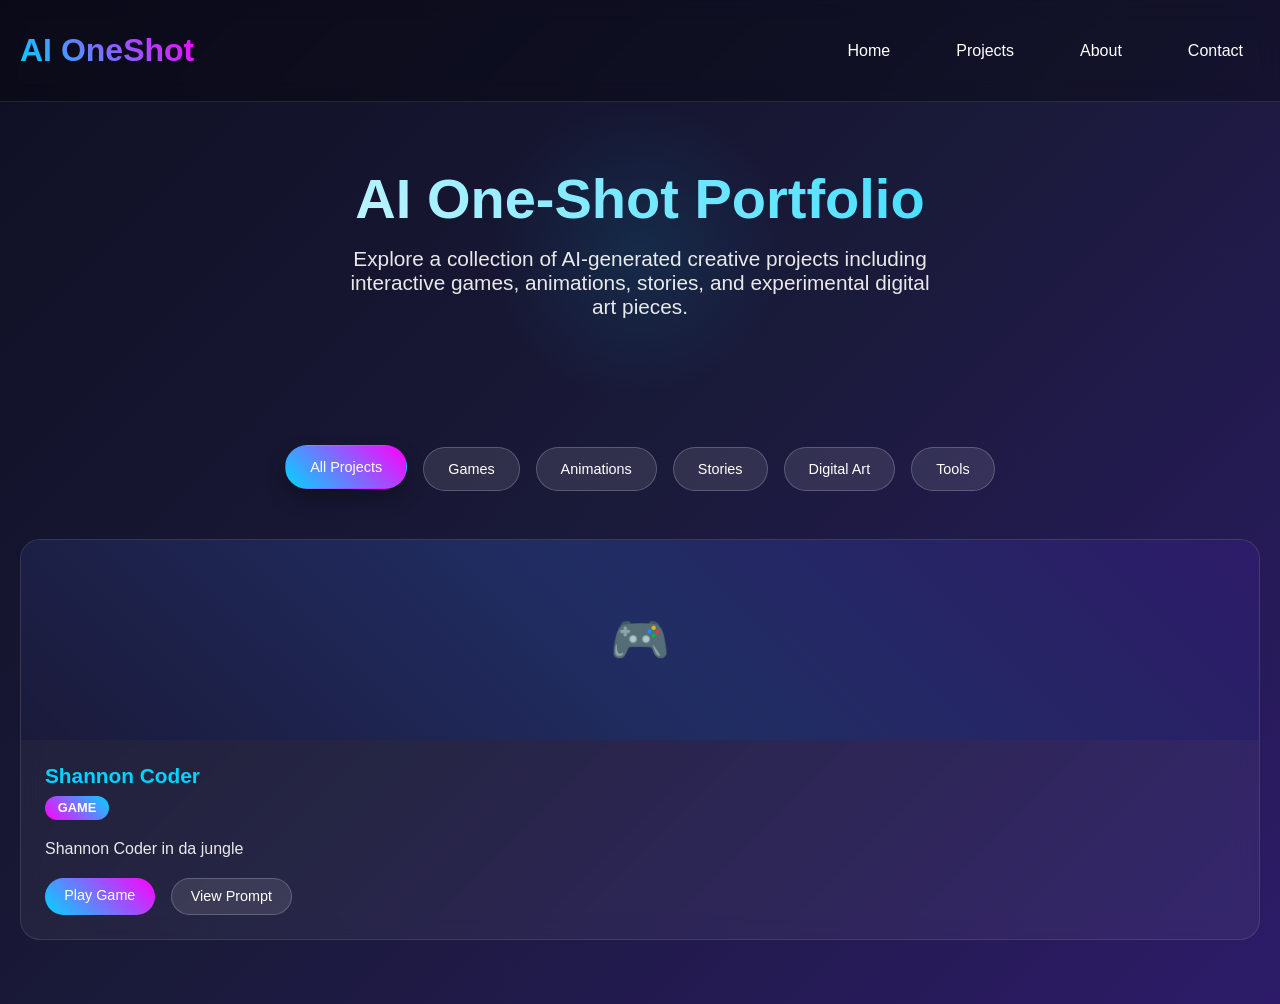
<file: index.html>
<!DOCTYPE html>
<html lang="en">
<head>
    <meta charset="UTF-8">
    <meta name="viewport" content="width=device-width, initial-scale=1.0">
    <title>AI One-Shot Portfolio</title>
    <style src="styles.css"></style>
    <link rel="stylesheet" href="styles.css">
    <link rel="stylesheet" href="https://cdnjs.cloudflare.com/ajax/libs/font-awesome/6.0.0-beta3/css/all.min.css">
    <link rel="stylesheet" href="https://fonts.googleapis.com/css2?family=Roboto:wght@400;700&display=swap">
</head>
<body>
    <header>
        <div class="container">
            <div class="header-content">
                <div class="logo">AI OneShot</div>
                <nav>
                    <ul class="nav-links">
                        <li><a href="#home">Home</a></li>
                        <li><a href="#projects">Projects</a></li>
                        <li><a href="#about">About</a></li>
                        <li><a href="#contact">Contact</a></li>
                    </ul>
                </nav>
            </div>
        </div>
    </header>

    <main>
        <section class="hero" id="home">
            <div class="container">
                <h1>AI One-Shot Portfolio</h1>
                <p>Explore a collection of AI-generated creative projects including interactive games, animations, stories, and experimental digital art pieces.</p>
            </div>
        </section>

        <section id="projects">
            <div class="container">
                <div class="filter-bar">
                    <button class="filter-btn active" data-filter="all">All Projects</button>
                    <button class="filter-btn" data-filter="game">Games</button>
                    <button class="filter-btn" data-filter="animation">Animations</button>
                    <button class="filter-btn" data-filter="story">Stories</button>
                    <button class="filter-btn" data-filter="art">Digital Art</button>
                    <button class="filter-btn" data-filter="tool">Tools</button>
                </div>

                <div class="projects-grid" id="projectsGrid">
                    <!-- Sample Projects -->
                    <div class="project-card" data-type="game">
                        <div class="project-image">🎮</div>
                        <div class="project-content">
                            <h3 class="project-title">Shannon Coder</h3>
                            <div class="project-type">Game</div>
                            <p class="project-description">Shannon Coder in da jungle</p>
                            <div class="project-actions">
                                <a href="./shannon_coder.html" class="btn btn-primary">Play Game</a>
                                <a href="#" class="btn btn-secondary">View Prompt</a>
                            </div>
                        </div>
                    </div>
                </div>
            </div>
        </section>
    </main>

    <!-- Add Project Modal -->
    <div class="modal" id="addProjectModal">
        <div class="modal-content">
            <button class="close-btn" onclick="closeModal()">&times;</button>
            <h2>Add New Project</h2>
            <form id="addProjectForm">
                <div class="form-group">
                    <label for="projectTitle">Project Title</label>
                    <input type="text" id="projectTitle" name="title" required>
                </div>
                <div class="form-group">
                    <label for="projectType">Project Type</label>
                    <select id="projectType" name="type" required>
                        <option value="">Select Type</option>
                        <option value="game">Game</option>
                        <option value="animation">Animation</option>
                        <option value="story">Story</option>
                        <option value="art">Digital Art</option>
                        <option value="tool">Tool</option>
                    </select>
                </div>
                <div class="form-group">
                    <label for="projectDescription">Description</label>
                    <textarea id="projectDescription" name="description" required></textarea>
                </div>
                <div class="form-group">
                    <label for="projectLink">Project Link (optional)</label>
                    <input type="url" id="projectLink" name="link">
                </div>
                <div class="form-group">
                    <label for="projectEmoji">Emoji Icon</label>
                    <input type="text" id="projectEmoji" name="emoji" placeholder="🎮" maxlength="2">
                </div>
                <div class="form-actions">
                    <button type="button" class="btn btn-secondary" onclick="closeModal()">Cancel</button>
                    <button type="submit" class="btn btn-primary">Add Project</button>
                </div>
            </form>
        </div>
    </div>
</body>
<script src="scripts.js"></script>
</html>
</file>
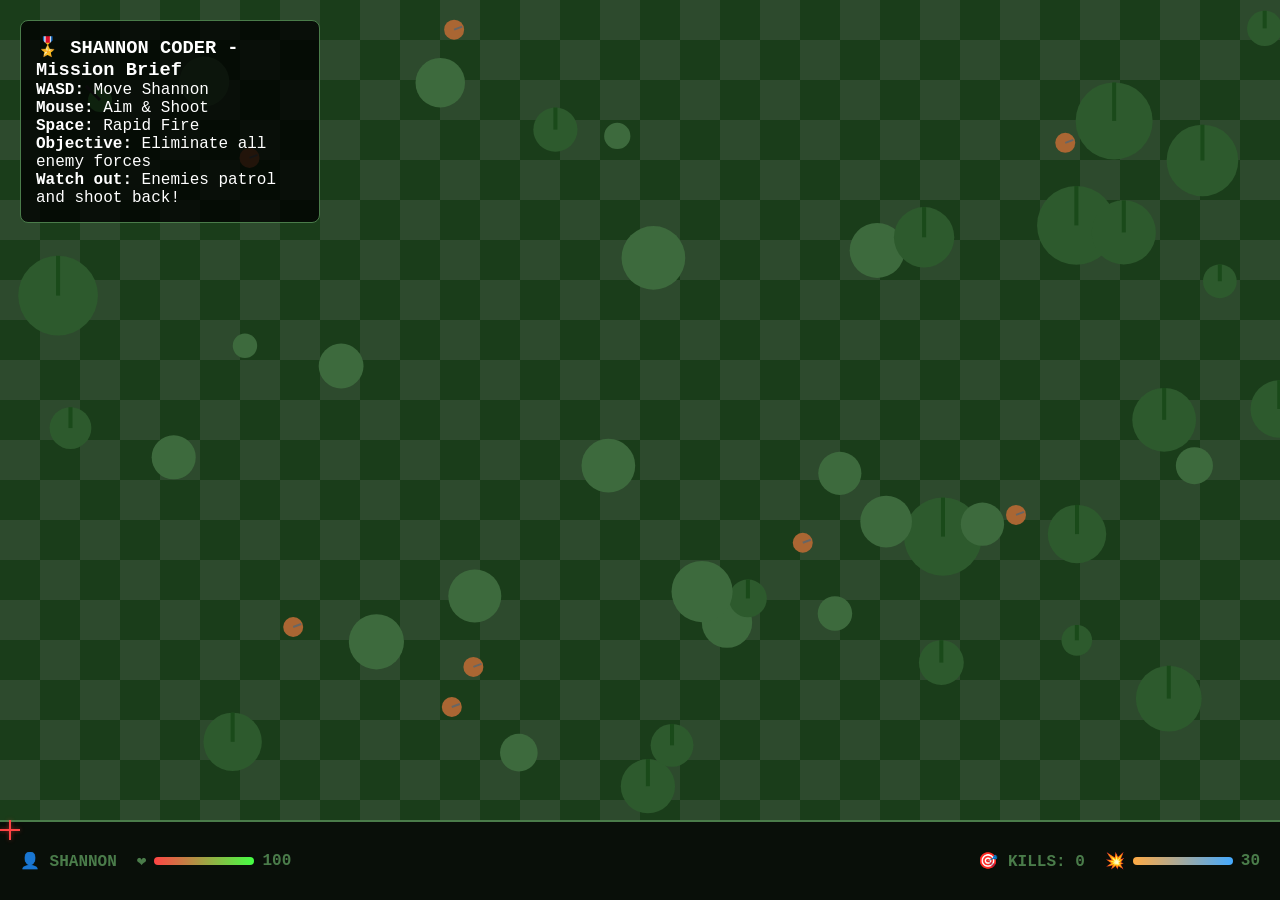
<file: shannon_coder.html>
<!DOCTYPE html>
<html lang="en">
<head>
    <meta charset="UTF-8">
    <meta name="viewport" content="width=device-width, initial-scale=1.0">
    <title>Shannon Coder - Vietnam Jungle Mission</title>
    <style>
        * {
            margin: 0;
            padding: 0;
            box-sizing: border-box;
        }

        body {
            background: #1a1a1a;
            color: #fff;
            font-family: 'Courier New', monospace;
            overflow: hidden;
            user-select: none;
        }

        #gameContainer {
            position: relative;
            width: 100vw;
            height: 100vh;
            background: #2d4a2d;
        }

        #gameCanvas {
            display: block;
            background: linear-gradient(45deg, #1a3d1a 0%, #2d4a2d 50%, #1a3d1a 100%);
            cursor: crosshair;
        }

        #hud {
            position: absolute;
            bottom: 0;
            left: 0;
            right: 0;
            height: 80px;
            background: rgba(0, 0, 0, 0.8);
            border-top: 2px solid #4a7c4a;
            display: flex;
            align-items: center;
            padding: 0 20px;
            justify-content: space-between;
        }

        .hud-section {
            display: flex;
            align-items: center;
            gap: 20px;
        }

        .stat {
            display: flex;
            align-items: center;
            gap: 8px;
            color: #4a7c4a;
            font-weight: bold;
        }

        .health-bar, .ammo-bar {
            width: 100px;
            height: 8px;
            background: #333;
            border-radius: 4px;
            overflow: hidden;
        }

        .health-fill {
            height: 100%;
            background: linear-gradient(90deg, #ff4444, #44ff44);
            transition: width 0.3s ease;
        }

        .ammo-fill {
            height: 100%;
            background: linear-gradient(90deg, #ffaa44, #44aaff);
            transition: width 0.3s ease;
        }

        #instructions {
            position: absolute;
            top: 20px;
            left: 20px;
            background: rgba(0, 0, 0, 0.8);
            padding: 15px;
            border-radius: 8px;
            border: 1px solid #4a7c4a;
            max-width: 300px;
        }

        #gameOver {
            position: absolute;
            top: 50%;
            left: 50%;
            transform: translate(-50%, -50%);
            background: rgba(0, 0, 0, 0.9);
            padding: 30px;
            border-radius: 12px;
            border: 2px solid #4a7c4a;
            text-align: center;
            display: none;
        }

        .btn {
            background: #4a7c4a;
            color: white;
            border: none;
            padding: 10px 20px;
            border-radius: 4px;
            cursor: pointer;
            font-family: inherit;
            margin-top: 15px;
        }

        .btn:hover {
            background: #5a8c5a;
        }

        .crosshair {
            position: absolute;
            width: 20px;
            height: 20px;
            pointer-events: none;
            z-index: 1000;
        }

        .crosshair::before,
        .crosshair::after {
            content: '';
            position: absolute;
            background: #ff4444;
            box-shadow: 0 0 4px rgba(255, 68, 68, 0.5);
        }

        .crosshair::before {
            width: 2px;
            height: 20px;
            left: 9px;
            top: 0;
        }

        .crosshair::after {
            width: 20px;
            height: 2px;
            left: 0;
            top: 9px;
        }
    </style>
</head>
<body>
    <div id="gameContainer">
        <canvas id="gameCanvas"></canvas>
        <div class="crosshair" id="crosshair"></div>
        
        <div id="instructions">
            <h3>🎖️ SHANNON CODER - Mission Brief</h3>
            <p><strong>WASD:</strong> Move Shannon</p>
            <p><strong>Mouse:</strong> Aim & Shoot</p>
            <p><strong>Space:</strong> Rapid Fire</p>
            <p><strong>Objective:</strong> Eliminate all enemy forces</p>
            <p><strong>Watch out:</strong> Enemies patrol and shoot back!</p>
        </div>

        <div id="hud">
            <div class="hud-section">
                <div class="stat">
                    <span>👤 SHANNON</span>
                </div>
                <div class="stat">
                    <span>❤️</span>
                    <div class="health-bar">
                        <div class="health-fill" id="healthFill" style="width: 100%"></div>
                    </div>
                    <span id="healthText">100</span>
                </div>
            </div>
            
            <div class="hud-section">
                <div class="stat">
                    <span>🎯 KILLS: <span id="killCount">0</span></span>
                </div>
                <div class="stat">
                    <span>💥</span>
                    <div class="ammo-bar">
                        <div class="ammo-fill" id="ammoFill" style="width: 100%"></div>
                    </div>
                    <span id="ammoText">30</span>
                </div>
            </div>
        </div>

        <div id="gameOver">
            <h2 id="gameOverTitle">Mission Complete!</h2>
            <p id="gameOverText">Shannon has eliminated all threats!</p>
            <button class="btn" onclick="restartGame()">New Mission</button>
        </div>
    </div>

    <script>
        const canvas = document.getElementById('gameCanvas');
        const ctx = canvas.getContext('2d');
        const crosshair = document.getElementById('crosshair');

        // Set canvas size
        function resizeCanvas() {
            canvas.width = window.innerWidth;
            canvas.height = window.innerHeight - 80; // Account for HUD
        }
        resizeCanvas();
        window.addEventListener('resize', resizeCanvas);

        // Game state
        const gameState = {
            player: {
                x: 100,
                y: 100,
                size: 12,
                health: 100,
                maxHealth: 100,
                speed: 3,
                ammo: 30,
                maxAmmo: 30,
                lastShot: 0,
                fireRate: 200
            },
            enemies: [],
            bullets: [],
            enemyBullets: [],
            explosions: [],
            trees: [],
            kills: 0,
            keys: {},
            mouse: { x: 0, y: 0 },
            gameRunning: true,
            lastReload: 0
        };

        // Input handling
        document.addEventListener('keydown', (e) => {
            gameState.keys[e.key.toLowerCase()] = true;
            if (e.key === ' ') {
                e.preventDefault();
                shoot();
            }
        });

        document.addEventListener('keyup', (e) => {
            gameState.keys[e.key.toLowerCase()] = false;
        });

        canvas.addEventListener('mousemove', (e) => {
            const rect = canvas.getBoundingClientRect();
            gameState.mouse.x = e.clientX - rect.left;
            gameState.mouse.y = e.clientY - rect.top;
            
            crosshair.style.left = (e.clientX - 10) + 'px';
            crosshair.style.top = (e.clientY - 10) + 'px';
        });

        canvas.addEventListener('click', () => {
            shoot();
        });

        // Initialize game world
        function initGame() {
            // Generate jungle trees
            gameState.trees = [];
            for (let i = 0; i < 40; i++) {
                gameState.trees.push({
                    x: Math.random() * canvas.width,
                    y: Math.random() * canvas.height,
                    size: 15 + Math.random() * 25,
                    type: Math.random() > 0.5 ? 'palm' : 'bush'
                });
            }

            // Generate enemies
            gameState.enemies = [];
            for (let i = 0; i < 8; i++) {
                let x, y;
                do {
                    x = Math.random() * (canvas.width - 100) + 50;
                    y = Math.random() * (canvas.height - 100) + 50;
                } while (Math.hypot(x - gameState.player.x, y - gameState.player.y) < 150);

                gameState.enemies.push({
                    x: x,
                    y: y,
                    size: 10,
                    health: 30,
                    speed: 1 + Math.random(),
                    lastShot: 0,
                    fireRate: 1000 + Math.random() * 2000,
                    patrolTarget: { x: x + (Math.random() - 0.5) * 200, y: y + (Math.random() - 0.5) * 200 },
                    state: 'patrol' // patrol, chase, shoot
                });
            }

            gameState.bullets = [];
            gameState.enemyBullets = [];
            gameState.explosions = [];
            gameState.kills = 0;
            gameState.player.health = gameState.player.maxHealth;
            gameState.player.ammo = gameState.player.maxAmmo;
            gameState.gameRunning = true;
            
            updateHUD();
        }

        // Shooting
        function shoot() {
            if (!gameState.gameRunning) return;
            
            const now = Date.now();
            if (now - gameState.player.lastShot < gameState.player.fireRate) return;
            if (gameState.player.ammo <= 0) return;

            const dx = gameState.mouse.x - gameState.player.x;
            const dy = gameState.mouse.y - gameState.player.y;
            const dist = Math.hypot(dx, dy);

            gameState.bullets.push({
                x: gameState.player.x,
                y: gameState.player.y,
                vx: (dx / dist) * 8,
                vy: (dy / dist) * 8,
                life: 100
            });

            gameState.player.lastShot = now;
            gameState.player.ammo--;
            updateHUD();

            // Auto-reload
            if (gameState.player.ammo === 0 && now - gameState.lastReload > 2000) {
                setTimeout(() => {
                    gameState.player.ammo = gameState.player.maxAmmo;
                    gameState.lastReload = Date.now();
                    updateHUD();
                }, 1500);
            }
        }

        // Game loop
        function gameLoop() {
            if (!gameState.gameRunning) return;

            update();
            render();
            requestAnimationFrame(gameLoop);
        }

        function update() {
            // Player movement
            if (gameState.keys['w'] || gameState.keys['arrowup']) gameState.player.y -= gameState.player.speed;
            if (gameState.keys['s'] || gameState.keys['arrowdown']) gameState.player.y += gameState.player.speed;
            if (gameState.keys['a'] || gameState.keys['arrowleft']) gameState.player.x -= gameState.player.speed;
            if (gameState.keys['d'] || gameState.keys['arrowright']) gameState.player.x += gameState.player.speed;

            // Keep player in bounds
            gameState.player.x = Math.max(gameState.player.size, Math.min(canvas.width - gameState.player.size, gameState.player.x));
            gameState.player.y = Math.max(gameState.player.size, Math.min(canvas.height - gameState.player.size, gameState.player.y));

            // Update bullets
            gameState.bullets = gameState.bullets.filter(bullet => {
                bullet.x += bullet.vx;
                bullet.y += bullet.vy;
                bullet.life--;
                return bullet.life > 0 && bullet.x > 0 && bullet.x < canvas.width && bullet.y > 0 && bullet.y < canvas.height;
            });

            // Update enemy bullets
            gameState.enemyBullets = gameState.enemyBullets.filter(bullet => {
                bullet.x += bullet.vx;
                bullet.y += bullet.vy;
                bullet.life--;
                return bullet.life > 0 && bullet.x > 0 && bullet.x < canvas.width && bullet.y > 0 && bullet.y < canvas.height;
            });

            // Update enemies
            const now = Date.now();
            gameState.enemies.forEach(enemy => {
                const distToPlayer = Math.hypot(enemy.x - gameState.player.x, enemy.y - gameState.player.y);
                
                if (distToPlayer < 150) {
                    enemy.state = 'chase';
                } else if (distToPlayer > 200) {
                    enemy.state = 'patrol';
                }

                if (enemy.state === 'chase') {
                    const dx = gameState.player.x - enemy.x;
                    const dy = gameState.player.y - enemy.y;
                    const dist = Math.hypot(dx, dy);
                    
                    enemy.x += (dx / dist) * enemy.speed;
                    enemy.y += (dy / dist) * enemy.speed;

                    // Enemy shooting
                    if (distToPlayer < 120 && now - enemy.lastShot > enemy.fireRate) {
                        gameState.enemyBullets.push({
                            x: enemy.x,
                            y: enemy.y,
                            vx: (dx / dist) * 4,
                            vy: (dy / dist) * 4,
                            life: 80
                        });
                        enemy.lastShot = now;
                    }
                } else {
                    // Patrol behavior
                    const dx = enemy.patrolTarget.x - enemy.x;
                    const dy = enemy.patrolTarget.y - enemy.y;
                    const dist = Math.hypot(dx, dy);
                    
                    if (dist < 20) {
                        enemy.patrolTarget.x = enemy.x + (Math.random() - 0.5) * 200;
                        enemy.patrolTarget.y = enemy.y + (Math.random() - 0.5) * 200;
                        enemy.patrolTarget.x = Math.max(50, Math.min(canvas.width - 50, enemy.patrolTarget.x));
                        enemy.patrolTarget.y = Math.max(50, Math.min(canvas.height - 50, enemy.patrolTarget.y));
                    } else {
                        enemy.x += (dx / dist) * (enemy.speed * 0.5);
                        enemy.y += (dy / dist) * (enemy.speed * 0.5);
                    }
                }
            });

            // Collision detection - player bullets vs enemies
            for (let i = gameState.bullets.length - 1; i >= 0; i--) {
                const bullet = gameState.bullets[i];
                for (let j = gameState.enemies.length - 1; j >= 0; j--) {
                    const enemy = gameState.enemies[j];
                    if (Math.hypot(bullet.x - enemy.x, bullet.y - enemy.y) < enemy.size + 3) {
                        // Hit enemy
                        enemy.health -= 15;
                        gameState.bullets.splice(i, 1);
                        
                        if (enemy.health <= 0) {
                            gameState.explosions.push({
                                x: enemy.x,
                                y: enemy.y,
                                size: 0,
                                life: 20
                            });
                            gameState.enemies.splice(j, 1);
                            gameState.kills++;
                            updateHUD();
                        }
                        break;
                    }
                }
            }

            // Collision detection - enemy bullets vs player
            for (let i = gameState.enemyBullets.length - 1; i >= 0; i--) {
                const bullet = gameState.enemyBullets[i];
                if (Math.hypot(bullet.x - gameState.player.x, bullet.y - gameState.player.y) < gameState.player.size + 3) {
                    gameState.player.health -= 10;
                    gameState.enemyBullets.splice(i, 1);
                    updateHUD();
                    
                    if (gameState.player.health <= 0) {
                        endGame(false);
                    }
                }
            }

            // Update explosions
            gameState.explosions = gameState.explosions.filter(explosion => {
                explosion.size += 2;
                explosion.life--;
                return explosion.life > 0;
            });

            // Check win condition
            if (gameState.enemies.length === 0) {
                endGame(true);
            }
        }

        function render() {
            // Clear canvas with jungle background
            ctx.fillStyle = '#1a3d1a';
            ctx.fillRect(0, 0, canvas.width, canvas.height);

            // Draw jungle pattern
            ctx.fillStyle = '#2d4a2d';
            for (let x = 0; x < canvas.width; x += 40) {
                for (let y = 0; y < canvas.height; y += 40) {
                    if ((x / 40 + y / 40) % 2) {
                        ctx.fillRect(x, y, 40, 40);
                    }
                }
            }

            // Draw trees/bushes
            gameState.trees.forEach(tree => {
                if (tree.type === 'palm') {
                    ctx.fillStyle = '#2d5a2d';
                    ctx.beginPath();
                    ctx.arc(tree.x, tree.y, tree.size, 0, Math.PI * 2);
                    ctx.fill();
                    
                    ctx.fillStyle = '#1a4a1a';
                    ctx.fillRect(tree.x - 2, tree.y - tree.size, 4, tree.size);
                } else {
                    ctx.fillStyle = '#3d6a3d';
                    ctx.beginPath();
                    ctx.arc(tree.x, tree.y, tree.size * 0.8, 0, Math.PI * 2);
                    ctx.fill();
                }
            });

            // Draw enemies
            gameState.enemies.forEach(enemy => {
                // Enemy body
                ctx.fillStyle = enemy.state === 'chase' ? '#aa3333' : '#aa6633';
                ctx.beginPath();
                ctx.arc(enemy.x, enemy.y, enemy.size, 0, Math.PI * 2);
                ctx.fill();
                
                // Enemy weapon
                ctx.strokeStyle = '#666';
                ctx.lineWidth = 2;
                ctx.beginPath();
                ctx.moveTo(enemy.x, enemy.y);
                ctx.lineTo(enemy.x + enemy.size * 0.8, enemy.y - enemy.size * 0.3);
                ctx.stroke();

                // Health bar
                if (enemy.health < 30) {
                    const barWidth = 20;
                    const barHeight = 4;
                    ctx.fillStyle = '#333';
                    ctx.fillRect(enemy.x - barWidth/2, enemy.y - enemy.size - 8, barWidth, barHeight);
                    ctx.fillStyle = '#ff3333';
                    ctx.fillRect(enemy.x - barWidth/2, enemy.y - enemy.size - 8, (enemy.health / 30) * barWidth, barHeight);
                }
            });

            // Draw player (Shannon)
            ctx.fillStyle = '#44aa44';
            ctx.beginPath();
            ctx.arc(gameState.player.x, gameState.player.y, gameState.player.size, 0, Math.PI * 2);
            ctx.fill();
            
            // Player weapon
            const dx = gameState.mouse.x - gameState.player.x;
            const dy = gameState.mouse.y - gameState.player.y;
            const angle = Math.atan2(dy, dx);
            
            ctx.strokeStyle = '#333';
            ctx.lineWidth = 3;
            ctx.beginPath();
            ctx.moveTo(gameState.player.x, gameState.player.y);
            ctx.lineTo(
                gameState.player.x + Math.cos(angle) * (gameState.player.size + 8),
                gameState.player.y + Math.sin(angle) * (gameState.player.size + 8)
            );
            ctx.stroke();

            // Draw bullets
            ctx.fillStyle = '#ffff44';
            gameState.bullets.forEach(bullet => {
                ctx.beginPath();
                ctx.arc(bullet.x, bullet.y, 2, 0, Math.PI * 2);
                ctx.fill();
            });

            // Draw enemy bullets
            ctx.fillStyle = '#ff4444';
            gameState.enemyBullets.forEach(bullet => {
                ctx.beginPath();
                ctx.arc(bullet.x, bullet.y, 2, 0, Math.PI * 2);
                ctx.fill();
            });

            // Draw explosions
            gameState.explosions.forEach(explosion => {
                const alpha = explosion.life / 20;
                ctx.fillStyle = `rgba(255, 100, 0, ${alpha})`;
                ctx.beginPath();
                ctx.arc(explosion.x, explosion.y, explosion.size, 0, Math.PI * 2);
                ctx.fill();
                
                ctx.fillStyle = `rgba(255, 200, 0, ${alpha * 0.7})`;
                ctx.beginPath();
                ctx.arc(explosion.x, explosion.y, explosion.size * 0.6, 0, Math.PI * 2);
                ctx.fill();
            });
        }

        function updateHUD() {
            document.getElementById('healthText').textContent = Math.max(0, gameState.player.health);
            document.getElementById('healthFill').style.width = Math.max(0, (gameState.player.health / gameState.player.maxHealth) * 100) + '%';
            
            document.getElementById('ammoText').textContent = gameState.player.ammo;
            document.getElementById('ammoFill').style.width = (gameState.player.ammo / gameState.player.maxAmmo) * 100 + '%';
            
            document.getElementById('killCount').textContent = gameState.kills;
        }

        function endGame(won) {
            gameState.gameRunning = false;
            const gameOverDiv = document.getElementById('gameOver');
            const title = document.getElementById('gameOverTitle');
            const text = document.getElementById('gameOverText');
            
            if (won) {
                title.textContent = '🎖️ Mission Accomplished!';
                text.textContent = `Shannon eliminated all ${gameState.kills} enemy combatants and survived the jungle!`;
            } else {
                title.textContent = '💀 Mission Failed';
                text.textContent = `Shannon was overwhelmed by enemy forces. ${gameState.kills} enemies eliminated.`;
            }
            
            gameOverDiv.style.display = 'block';
        }

        function restartGame() {
            document.getElementById('gameOver').style.display = 'none';
            initGame();
            gameLoop();
        }

        // Initialize and start game
        initGame();
        gameLoop();
    </script>
</body>
</html>
</file>
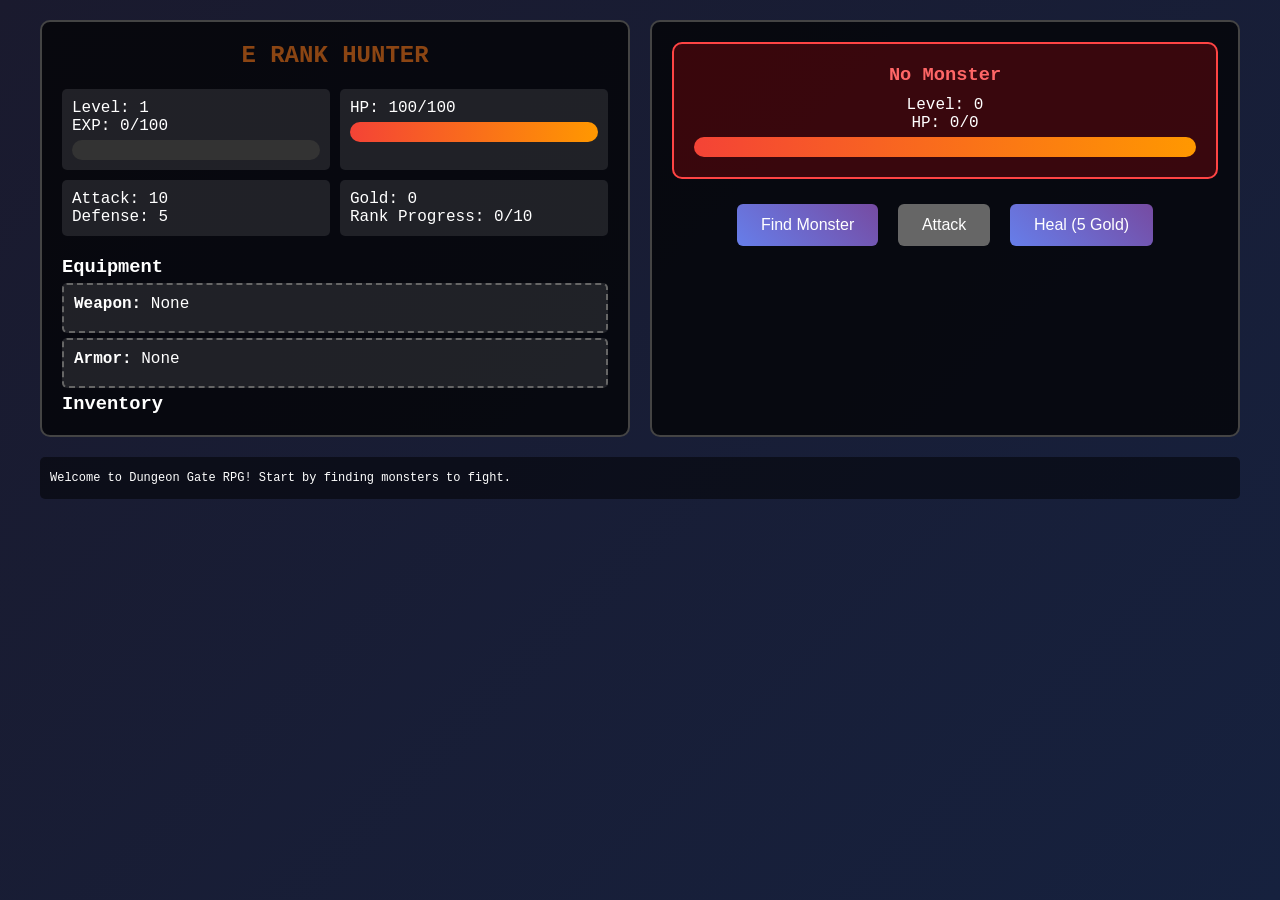
<file: solol.html>
<!DOCTYPE html>
<html lang="en">
<head>
    <meta charset="UTF-8">
    <meta name="viewport" content="width=device-width, initial-scale=1.0">
    <title>Dungeon Gate RPG</title>
    <style>
        * {
            margin: 0;
            padding: 0;
            box-sizing: border-box;
        }

        body {
            font-family: 'Courier New', monospace;
            background: linear-gradient(135deg, #1a1a2e, #16213e);
            color: #fff;
            min-height: 100vh;
            padding: 20px;
        }

        .game-container {
            max-width: 1200px;
            margin: 0 auto;
            display: grid;
            grid-template-columns: 1fr 1fr;
            gap: 20px;
        }

        .panel {
            background: rgba(0, 0, 0, 0.7);
            border: 2px solid #444;
            border-radius: 10px;
            padding: 20px;
        }

        .rank {
            font-size: 24px;
            font-weight: bold;
            text-align: center;
            margin-bottom: 20px;
        }

        .rank.E { color: #8B4513; }
        .rank.D { color: #A0A0A0; }
        .rank.C { color: #FFD700; }
        .rank.B { color: #4169E1; }
        .rank.A { color: #FF4500; }
        .rank.S { color: #FF1493; }

        .stats {
            display: grid;
            grid-template-columns: 1fr 1fr;
            gap: 10px;
            margin-bottom: 20px;
        }

        .stat {
            background: rgba(255, 255, 255, 0.1);
            padding: 10px;
            border-radius: 5px;
        }

        .exp-bar, .hp-bar {
            width: 100%;
            height: 20px;
            background: #333;
            border-radius: 10px;
            overflow: hidden;
            margin-top: 5px;
        }

        .exp-fill {
            height: 100%;
            background: linear-gradient(90deg, #4CAF50, #8BC34A);
            transition: width 0.3s ease;
        }

        .hp-fill {
            height: 100%;
            background: linear-gradient(90deg, #f44336, #ff9800);
            transition: width 0.3s ease;
        }

        .battle-area {
            text-align: center;
            margin-bottom: 20px;
        }

        .monster {
            background: rgba(255, 0, 0, 0.2);
            border: 2px solid #ff4444;
            border-radius: 10px;
            padding: 20px;
            margin-bottom: 20px;
        }

        .monster h3 {
            color: #ff6666;
            margin-bottom: 10px;
        }

        button {
            background: linear-gradient(45deg, #667eea, #764ba2);
            color: white;
            border: none;
            padding: 12px 24px;
            border-radius: 6px;
            cursor: pointer;
            font-size: 16px;
            margin: 5px;
            transition: all 0.3s ease;
        }

        button:hover {
            transform: translateY(-2px);
            box-shadow: 0 4px 8px rgba(0,0,0,0.3);
        }

        button:disabled {
            background: #666;
            cursor: not-allowed;
            transform: none;
        }

        .equipment {
            margin-top: 20px;
        }

        .equipment-slot {
            background: rgba(255, 255, 255, 0.1);
            border: 2px dashed #666;
            border-radius: 5px;
            padding: 10px;
            margin: 5px 0;
            min-height: 50px;
            cursor: pointer;
        }

        .equipment-slot.equipped {
            border: 2px solid #4CAF50;
            background: rgba(76, 175, 80, 0.2);
        }

        .inventory {
            max-height: 300px;
            overflow-y: auto;
        }

        .item {
            background: rgba(255, 255, 255, 0.1);
            border: 1px solid #666;
            border-radius: 5px;
            padding: 8px;
            margin: 3px 0;
            cursor: pointer;
            transition: all 0.2s ease;
        }

        .item:hover {
            background: rgba(255, 255, 255, 0.2);
        }

        .item.common { border-left: 4px solid #8B4513; }
        .item.uncommon { border-left: 4px solid #4CAF50; }
        .item.rare { border-left: 4px solid #2196F3; }
        .item.epic { border-left: 4px solid #9C27B0; }
        .item.legendary { border-left: 4px solid #FF9800; }

        .gate {
            background: rgba(0, 100, 255, 0.3);
            border: 2px solid #0066ff;
            border-radius: 10px;
            padding: 15px;
            margin: 10px 0;
            text-align: center;
        }

        .gate.red {
            background: rgba(255, 0, 0, 0.3);
            border-color: #ff0000;
        }

        .log {
            background: rgba(0, 0, 0, 0.5);
            border-radius: 5px;
            padding: 10px;
            max-height: 200px;
            overflow-y: auto;
            font-size: 12px;
            grid-column: 1 / -1;
        }

        .log div {
            margin: 2px 0;
            padding: 2px 0;
        }

        .damage { color: #ff6666; }
        .heal { color: #66ff66; }
        .exp { color: #ffff66; }
        .item-drop { color: #66ccff; }
    </style>
</head>
<body>
    <div class="game-container">
        <div class="panel">
            <div class="rank" id="playerRank">E RANK HUNTER</div>
            
            <div class="stats">
                <div class="stat">
                    <div>Level: <span id="playerLevel">1</span></div>
                    <div>EXP: <span id="playerExp">0</span>/<span id="expRequired">100</span></div>
                    <div class="exp-bar">
                        <div class="exp-fill" id="expBar" style="width: 0%"></div>
                    </div>
                </div>
                <div class="stat">
                    <div>HP: <span id="playerHP">100</span>/<span id="maxHP">100</span></div>
                    <div class="hp-bar">
                        <div class="hp-fill" id="hpBar" style="width: 100%"></div>
                    </div>
                </div>
                <div class="stat">
                    <div>Attack: <span id="playerAttack">10</span></div>
                    <div>Defense: <span id="playerDefense">5</span></div>
                </div>
                <div class="stat">
                    <div>Gold: <span id="playerGold">0</span></div>
                    <div>Rank Progress: <span id="rankProgress">0</span>/10</div>
                </div>
            </div>

            <div class="equipment">
                <h3>Equipment</h3>
                <div class="equipment-slot" id="weaponSlot" onclick="openEquipment('weapon')">
                    <strong>Weapon:</strong> <span id="equippedWeapon">None</span>
                </div>
                <div class="equipment-slot" id="armorSlot" onclick="openEquipment('armor')">
                    <strong>Armor:</strong> <span id="equippedArmor">None</span>
                </div>
            </div>

            <div class="inventory">
                <h3>Inventory</h3>
                <div id="inventoryItems"></div>
            </div>
        </div>

        <div class="panel">
            <div class="battle-area">
                <div class="monster" id="currentMonster">
                    <h3 id="monsterName">No Monster</h3>
                    <div>Level: <span id="monsterLevel">0</span></div>
                    <div>HP: <span id="monsterHP">0</span>/<span id="monsterMaxHP">0</span></div>
                    <div class="hp-bar">
                        <div class="hp-fill" id="monsterHpBar" style="width: 100%"></div>
                    </div>
                </div>

                <button onclick="findMonster()" id="findBtn">Find Monster</button>
                <button onclick="attack()" id="attackBtn" disabled>Attack</button>
                <button onclick="heal()" id="healBtn">Heal (5 Gold)</button>
            </div>

            <div id="gateArea"></div>
        </div>

        <div class="log" id="gameLog"></div>
    </div>

    <script>
        // Game state
        let player = {
            rank: 'E',
            level: 1,
            exp: 0,
            expRequired: 100,
            hp: 100,
            maxHP: 100,
            attack: 10,
            defense: 5,
            gold: 0,
            rankProgress: 0,
            equipment: {
                weapon: null,
                armor: null
            },
            inventory: []
        };

        let currentMonster = null;
        let currentGates = [];

        const ranks = ['E', 'D', 'C', 'B', 'A', 'S'];
        const rankColors = {
            'E': '#8B4513',
            'D': '#A0A0A0', 
            'C': '#FFD700',
            'B': '#4169E1',
            'A': '#FF4500',
            'S': '#FF1493'
        };

        const monsterTypes = {
            'E': ['Goblin', 'Slime', 'Rat', 'Spider'],
            'D': ['Orc', 'Wolf', 'Skeleton', 'Bat'],
            'C': ['Troll', 'Bear', 'Zombie', 'Harpy'],
            'B': ['Minotaur', 'Wyvern', 'Golem', 'Banshee'],
            'A': ['Dragon', 'Lich', 'Demon', 'Phoenix'],
            'S': ['Ancient Dragon', 'Demon Lord', 'Death Knight', 'Void Beast']
        };

        const itemTemplates = {
            weapons: [
                {name: 'Rusty Sword', attack: 5, rarity: 'common', rankReq: 'E', value: 10},
                {name: 'Iron Sword', attack: 12, rarity: 'common', rankReq: 'D', value: 50},
                {name: 'Steel Blade', attack: 20, rarity: 'uncommon', rankReq: 'C', value: 150},
                {name: 'Magic Sword', attack: 35, rarity: 'rare', rankReq: 'B', value: 500},
                {name: 'Legendary Blade', attack: 60, rarity: 'epic', rankReq: 'A', value: 1500},
                {name: 'Divine Weapon', attack: 100, rarity: 'legendary', rankReq: 'S', value: 5000}
            ],
            armor: [
                {name: 'Cloth Armor', defense: 3, rarity: 'common', rankReq: 'E', value: 15},
                {name: 'Leather Armor', defense: 8, rarity: 'common', rankReq: 'D', value: 75},
                {name: 'Chain Mail', defense: 15, rarity: 'uncommon', rankReq: 'C', value: 200},
                {name: 'Plate Armor', defense: 25, rarity: 'rare', rankReq: 'B', value: 600},
                {name: 'Enchanted Armor', defense: 45, rarity: 'epic', rankReq: 'A', value: 2000},
                {name: 'Divine Protection', defense: 75, rarity: 'legendary', rankReq: 'S', value: 7000}
            ]
        };

        function log(message, className = '') {
            const logDiv = document.getElementById('gameLog');
            const msgDiv = document.createElement('div');
            msgDiv.textContent = message;
            if (className) msgDiv.className = className;
            logDiv.appendChild(msgDiv);
            logDiv.scrollTop = logDiv.scrollHeight;
        }

        function updateDisplay() {
            document.getElementById('playerRank').textContent = `${player.rank} RANK HUNTER`;
            document.getElementById('playerRank').className = `rank ${player.rank}`;
            document.getElementById('playerLevel').textContent = player.level;
            document.getElementById('playerExp').textContent = player.exp;
            document.getElementById('expRequired').textContent = player.expRequired;
            document.getElementById('playerHP').textContent = player.hp;
            document.getElementById('maxHP').textContent = player.maxHP;
            document.getElementById('playerAttack').textContent = getTotalAttack();
            document.getElementById('playerDefense').textContent = getTotalDefense();
            document.getElementById('playerGold').textContent = player.gold;
            document.getElementById('rankProgress').textContent = player.rankProgress;
            
            const expPercent = (player.exp / player.expRequired) * 100;
            document.getElementById('expBar').style.width = expPercent + '%';
            
            const hpPercent = (player.hp / player.maxHP) * 100;
            document.getElementById('hpBar').style.width = hpPercent + '%';

            document.getElementById('equippedWeapon').textContent = player.equipment.weapon ? player.equipment.weapon.name : 'None';
            document.getElementById('equippedArmor').textContent = player.equipment.armor ? player.equipment.armor.name : 'None';

            updateInventoryDisplay();
        }

        function getTotalAttack() {
            let attack = player.attack;
            if (player.equipment.weapon) attack += player.equipment.weapon.attack;
            return attack;
        }

        function getTotalDefense() {
            let defense = player.defense;
            if (player.equipment.armor) defense += player.equipment.armor.defense;
            return defense;
        }

        function findMonster() {
            const monsters = monsterTypes[player.rank];
            const monsterName = monsters[Math.floor(Math.random() * monsters.length)];
            const rankIndex = ranks.indexOf(player.rank);
            const baseLevel = Math.max(1, player.level - 2 + Math.floor(Math.random() * 5));
            
            currentMonster = {
                name: monsterName,
                level: baseLevel,
                hp: 50 + (baseLevel * 20) + (rankIndex * 30),
                maxHP: 50 + (baseLevel * 20) + (rankIndex * 30),
                attack: 8 + (baseLevel * 3) + (rankIndex * 5),
                expReward: 25 + (baseLevel * 10) + (rankIndex * 15),
                goldReward: 10 + (baseLevel * 5) + (rankIndex * 10)
            };

            document.getElementById('monsterName').textContent = currentMonster.name;
            document.getElementById('monsterLevel').textContent = currentMonster.level;
            document.getElementById('monsterHP').textContent = currentMonster.hp;
            document.getElementById('monsterMaxHP').textContent = currentMonster.maxHP;
            document.getElementById('monsterHpBar').style.width = '100%';
            
            document.getElementById('findBtn').disabled = true;
            document.getElementById('attackBtn').disabled = false;
            
            log(`Found a ${currentMonster.name} (Level ${currentMonster.level})!`);
        }

        function attack() {
            if (!currentMonster || player.hp <= 0) return;

            const playerDamage = Math.max(1, getTotalAttack() - Math.floor(Math.random() * 5));
            currentMonster.hp -= playerDamage;
            log(`You deal ${playerDamage} damage to ${currentMonster.name}!`, 'damage');

            if (currentMonster.hp <= 0) {
                defeatMonster();
                return;
            }

            const monsterDamage = Math.max(1, currentMonster.attack - getTotalDefense() + Math.floor(Math.random() * 5));
            player.hp -= monsterDamage;
            log(`${currentMonster.name} deals ${monsterDamage} damage to you!`, 'damage');

            if (player.hp <= 0) {
                player.hp = 0;
                log('You have been defeated! Heal to continue fighting.', 'damage');
                document.getElementById('attackBtn').disabled = true;
            }

            const monsterHpPercent = (currentMonster.hp / currentMonster.maxHP) * 100;
            document.getElementById('monsterHpBar').style.width = monsterHpPercent + '%';
            document.getElementById('monsterHP').textContent = Math.max(0, currentMonster.hp);
            
            updateDisplay();
        }

        function defeatMonster() {
            log(`${currentMonster.name} defeated!`, 'exp');
            
            player.exp += currentMonster.expReward;
            player.gold += currentMonster.goldReward;
            player.rankProgress += 1;
            
            log(`Gained ${currentMonster.expReward} EXP and ${currentMonster.goldReward} gold!`, 'exp');

            // Item drop chance
            if (Math.random() < 0.3) {
                dropItem();
            }

            // Gate chances
            const gateRoll = Math.random();
            if (gateRoll < 0.001) { // 0.1% chance for red gate
                createGate('red');
            } else if (gateRoll < 0.02) { // 2% chance for blue gate
                createGate('blue');
            }

            checkLevelUp();
            currentMonster = null;
            
            document.getElementById('findBtn').disabled = false;
            document.getElementById('attackBtn').disabled = true;
            document.getElementById('monsterName').textContent = 'No Monster';
            document.getElementById('monsterLevel').textContent = '0';
            document.getElementById('monsterHP').textContent = '0';
            document.getElementById('monsterMaxHP').textContent = '0';
            
            updateDisplay();
        }

        function dropItem() {
            const itemType = Math.random() < 0.5 ? 'weapons' : 'armor';
            const rankIndex = ranks.indexOf(player.rank);
            const availableItems = itemTemplates[itemType].filter(item => 
                ranks.indexOf(item.rankReq) <= rankIndex + 1
            );
            
            if (availableItems.length > 0) {
                const item = {...availableItems[Math.floor(Math.random() * availableItems.length)]};
                item.type = itemType.slice(0, -1); // Remove 's' from weapons/armor
                player.inventory.push(item);
                log(`Found ${item.name}!`, 'item-drop');
            }
        }

        function checkLevelUp() {
            while (player.exp >= player.expRequired) {
                player.exp -= player.expRequired;
                player.level++;
                player.maxHP += 20;
                player.hp = player.maxHP; // Full heal on level up
                player.attack += 2;
                player.defense += 1;
                player.expRequired = Math.floor(player.expRequired * 1.5);
                
                log(`Level up! You are now level ${player.level}!`, 'heal');
                
                // Check rank up
                if (player.rankProgress >= 10 && player.rank !== 'S') {
                    rankUp();
                }
            }
        }

        function rankUp() {
            const currentRankIndex = ranks.indexOf(player.rank);
            if (currentRankIndex < ranks.length - 1) {
                player.rank = ranks[currentRankIndex + 1];
                player.rankProgress = 0;
                player.maxHP += 50;
                player.hp = player.maxHP;
                player.attack += 10;
                player.defense += 5;
                
                log(`RANK UP! You are now ${player.rank} Rank!`, 'heal');
            }
        }

        function heal() {
            if (player.gold >= 5 && player.hp < player.maxHP) {
                player.gold -= 5;
                player.hp = player.maxHP;
                document.getElementById('attackBtn').disabled = false;
                log('Fully healed!', 'heal');
                updateDisplay();
            }
        }

        function createGate(color) {
            const gate = {
                color: color,
                level: player.level + (color === 'red' ? 10 : 3),
                expMultiplier: color === 'red' ? 5 : 2,
                goldMultiplier: color === 'red' ? 4 : 2
            };
            
            currentGates.push(gate);
            
            const gateDiv = document.createElement('div');
            gateDiv.className = `gate ${color}`;
            gateDiv.innerHTML = `
                <h3>${color.toUpperCase()} GATE OPENED!</h3>
                <p>Recommended Level: ${gate.level}</p>
                <p>EXP Bonus: ${gate.expMultiplier}x</p>
                <button onclick="enterGate(${currentGates.length - 1})">Enter Gate</button>
                <button onclick="closeGate(${currentGates.length - 1})">Close</button>
            `;
            
            document.getElementById('gateArea').appendChild(gateDiv);
            log(`A ${color} gate has appeared!`, 'item-drop');
        }

        function enterGate(gateIndex) {
            const gate = currentGates[gateIndex];
            if (!gate) return;
            
            // Create stronger monster
            const monsters = monsterTypes[player.rank];
            const monsterName = monsters[Math.floor(Math.random() * monsters.length)] + ' (Gate)';
            
            currentMonster = {
                name: monsterName,
                level: gate.level,
                hp: (50 + (gate.level * 20)) * 2,
                maxHP: (50 + (gate.level * 20)) * 2,
                attack: (8 + (gate.level * 3)) * 1.5,
                expReward: (25 + (gate.level * 10)) * gate.expMultiplier,
                goldReward: (10 + (gate.level * 5)) * gate.goldMultiplier
            };

            document.getElementById('monsterName').textContent = currentMonster.name;
            document.getElementById('monsterLevel').textContent = currentMonster.level;
            document.getElementById('monsterHP').textContent = currentMonster.hp;
            document.getElementById('monsterMaxHP').textContent = currentMonster.maxHP;
            document.getElementById('monsterHpBar').style.width = '100%';
            
            document.getElementById('findBtn').disabled = true;
            document.getElementById('attackBtn').disabled = false;
            
            closeGate(gateIndex);
            log(`Entered the ${gate.color} gate and found ${currentMonster.name}!`);
        }

        function closeGate(gateIndex) {
            currentGates.splice(gateIndex, 1);
            document.getElementById('gateArea').innerHTML = '';
            
            // Recreate remaining gates with updated indices
            currentGates.forEach((gate, index) => {
                const gateDiv = document.createElement('div');
                gateDiv.className = `gate ${gate.color}`;
                gateDiv.innerHTML = `
                    <h3>${gate.color.toUpperCase()} GATE</h3>
                    <p>Recommended Level: ${gate.level}</p>
                    <p>EXP Bonus: ${gate.expMultiplier}x</p>
                    <button onclick="enterGate(${index})">Enter Gate</button>
                    <button onclick="closeGate(${index})">Close</button>
                `;
                document.getElementById('gateArea').appendChild(gateDiv);
            });
        }

        function updateInventoryDisplay() {
            const inventoryDiv = document.getElementById('inventoryItems');
            inventoryDiv.innerHTML = '';
            
            player.inventory.forEach((item, index) => {
                const itemDiv = document.createElement('div');
                itemDiv.className = `item ${item.rarity}`;
                itemDiv.innerHTML = `
                    <strong>${item.name}</strong><br>
                    ${item.type === 'weapon' ? 'Attack' : 'Defense'}: +${item.type === 'weapon' ? item.attack : item.defense}<br>
                    Rank Required: ${item.rankReq} | Value: ${item.value}g
                `;
                itemDiv.onclick = () => equipItem(index);
                inventoryDiv.appendChild(itemDiv);
            });
        }

        function equipItem(itemIndex) {
            const item = player.inventory[itemIndex];
            if (!item) return;
            
            const playerRankIndex = ranks.indexOf(player.rank);
            const itemRankIndex = ranks.indexOf(item.rankReq);
            
            if (playerRankIndex < itemRankIndex) {
                log(`You need to be ${item.rankReq} rank to equip this item!`, 'damage');
                return;
            }
            
            // Unequip current item
            if (player.equipment[item.type]) {
                player.inventory.push(player.equipment[item.type]);
            }
            
            // Equip new item
            player.equipment[item.type] = item;
            player.inventory.splice(itemIndex, 1);
            
            log(`Equipped ${item.name}!`, 'heal');
            updateDisplay();
        }

        // Initialize game
        updateDisplay();
        log('Welcome to Dungeon Gate RPG! Start by finding monsters to fight.');
    </script>
</body>
</html>
</file>
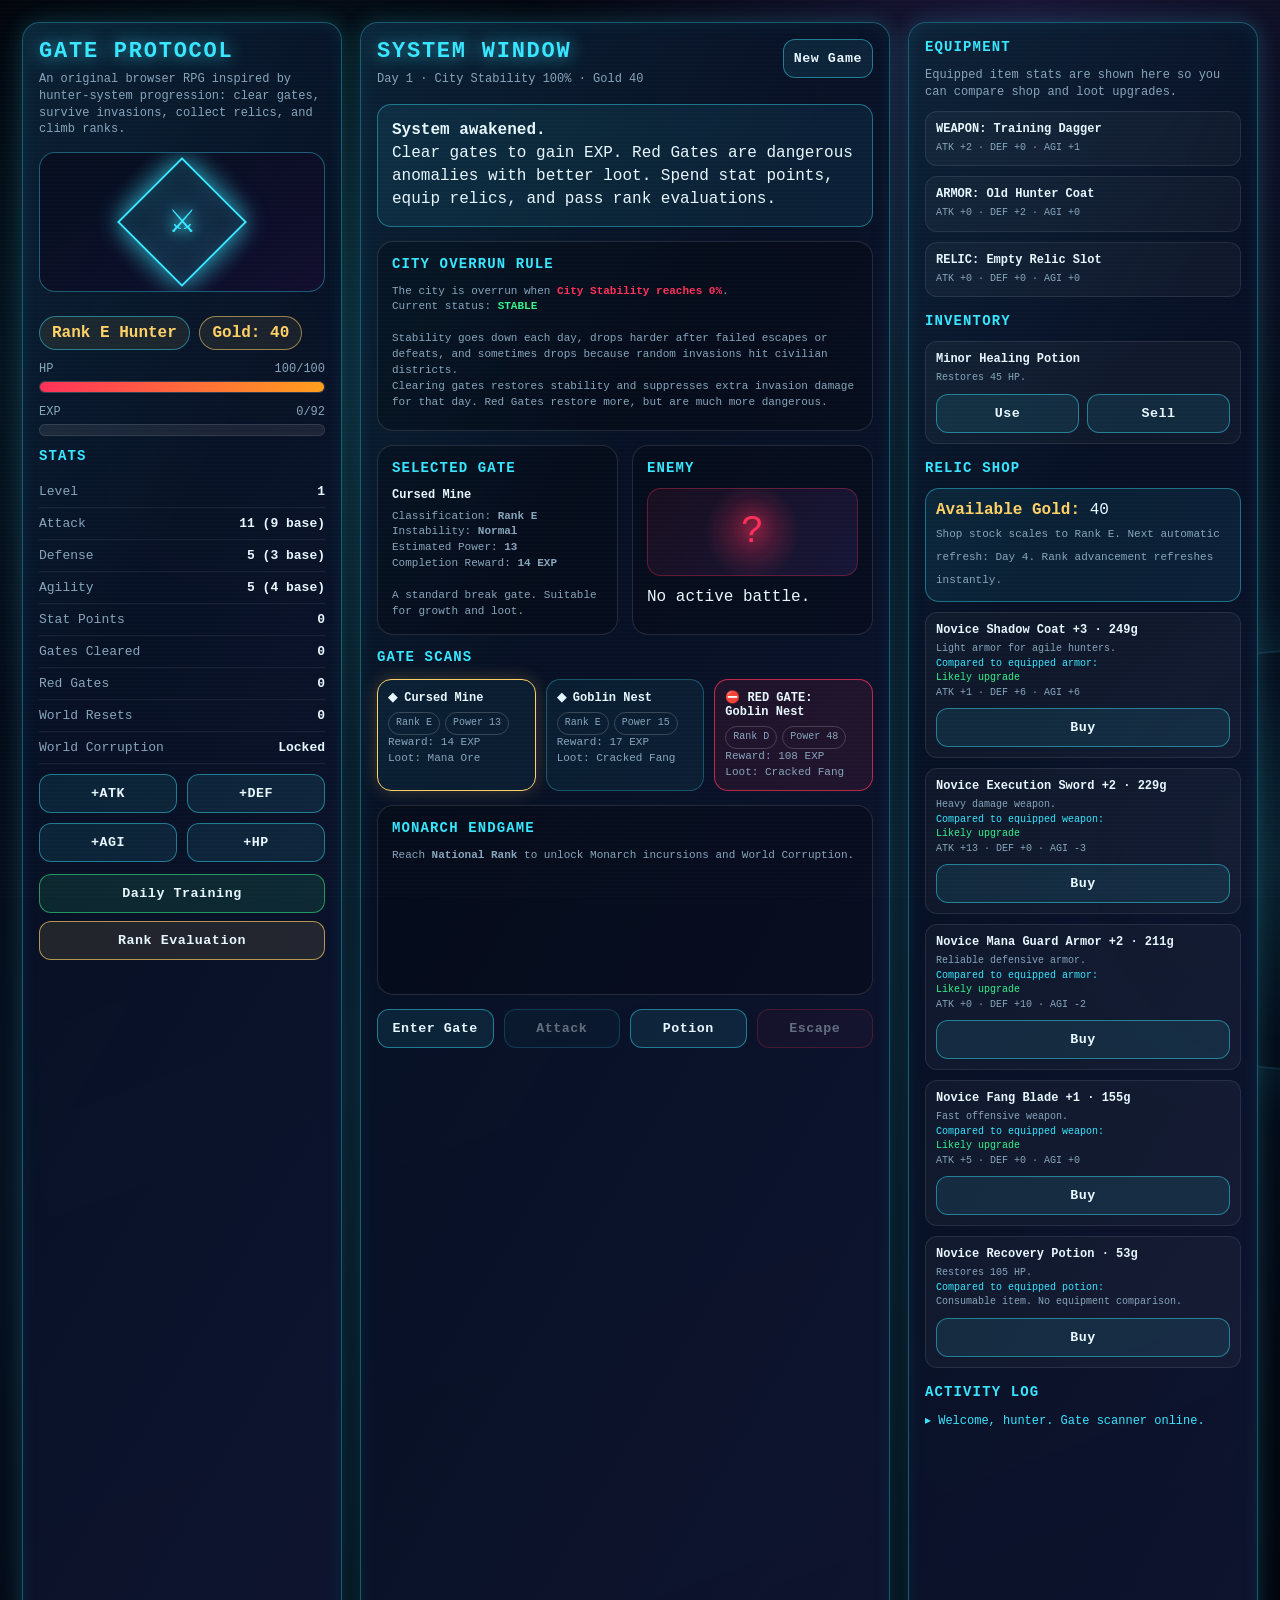
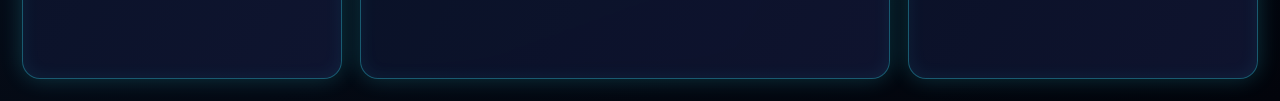
<file: HuntersGame/hunter.html>
<!DOCTYPE html>
<html lang="en">
<head>
  <meta charset="UTF-8" />
  <meta name="viewport" content="width=device-width, initial-scale=1.0" />
  <title>Shadow Hunter: Gate Protocol</title>
  <style>
    :root {
      --bg: #050812;
      --panel: rgba(9, 18, 38, 0.88);
      --panel-2: rgba(15, 28, 58, 0.92);
      --cyan: #39e6ff;
      --cyan-soft: rgba(57, 230, 255, 0.2);
      --violet: #8b5cf6;
      --red: #ff315a;
      --gold: #ffd166;
      --green: #38f28a;
      --text: #e7f7ff;
      --muted: #87a5bb;
      --danger: #ff4b6a;
      --shadow: 0 0 22px rgba(57, 230, 255, 0.2), inset 0 0 18px rgba(57, 230, 255, 0.08);
    }

    * { box-sizing: border-box; }

    body {
      margin: 0;
      min-height: 100vh;
      font-family: ui-monospace, SFMono-Regular, Menlo, Consolas, monospace;
      background:
        radial-gradient(circle at 20% 20%, rgba(57, 230, 255, 0.12), transparent 26%),
        radial-gradient(circle at 80% 0%, rgba(139, 92, 246, 0.16), transparent 25%),
        linear-gradient(160deg, #02040b, #071120 55%, #02040b);
      color: var(--text);
      overflow-x: hidden;
    }

    .scanline {
      position: fixed;
      inset: 0;
      pointer-events: none;
      background: repeating-linear-gradient(
        to bottom,
        rgba(255,255,255,0.025),
        rgba(255,255,255,0.025) 1px,
        transparent 1px,
        transparent 4px
      );
      mix-blend-mode: screen;
      opacity: 0.38;
      z-index: 9;
    }

    .wrap {
      max-width: 1320px;
      margin: 0 auto;
      padding: 22px;
      display: grid;
      grid-template-columns: 320px minmax(420px, 1fr) 350px;
      gap: 18px;
    }

    .panel {
      background: var(--panel);
      border: 1px solid rgba(57, 230, 255, 0.35);
      border-radius: 18px;
      box-shadow: var(--shadow);
      padding: 16px;
      backdrop-filter: blur(10px);
      position: relative;
      overflow: hidden;
    }

    .panel::before {
      content: "";
      position: absolute;
      inset: 0;
      background: linear-gradient(120deg, rgba(57,230,255,0.08), transparent 35%, rgba(139,92,246,0.06));
      pointer-events: none;
    }

    .panel > * { position: relative; z-index: 1; }

    h1, h2, h3 { margin: 0; letter-spacing: 0.08em; text-transform: uppercase; }
    h1 { font-size: 22px; color: var(--cyan); text-shadow: 0 0 18px rgba(57,230,255,0.8); }
    h2 { font-size: 14px; color: var(--cyan); margin-bottom: 12px; }
    h3 { font-size: 12px; color: var(--muted); margin-bottom: 8px; }

    .subtitle { color: var(--muted); font-size: 12px; margin-top: 7px; line-height: 1.4; }

    .avatar {
      border: 1px solid rgba(57,230,255,0.36);
      border-radius: 16px;
      min-height: 140px;
      margin: 14px 0;
      display: grid;
      place-items: center;
      background:
        radial-gradient(circle, rgba(57,230,255,0.22), transparent 46%),
        linear-gradient(145deg, rgba(5,12,28,0.8), rgba(20,14,48,0.8));
      overflow: hidden;
    }

    .hunter-sigil {
      width: 92px;
      height: 92px;
      border: 2px solid var(--cyan);
      transform: rotate(45deg);
      box-shadow: 0 0 24px rgba(57,230,255,0.72), inset 0 0 24px rgba(57,230,255,0.22);
      display: grid;
      place-items: center;
      animation: pulse 1.8s infinite alternate;
    }

    .hunter-sigil span {
      transform: rotate(-45deg);
      font-size: 32px;
      color: var(--cyan);
      text-shadow: 0 0 12px var(--cyan);
    }

    @keyframes pulse {
      from { filter: brightness(0.9); }
      to { filter: brightness(1.35); }
    }

    .stat-row, .equip-row, .inv-row, .quest-row {
      display: flex;
      justify-content: space-between;
      gap: 10px;
      padding: 8px 0;
      border-bottom: 1px solid rgba(255,255,255,0.07);
      font-size: 13px;
    }

    .stat-row b, .equip-row b { color: var(--text); }
    .stat-row span, .equip-row span, .inv-row span { color: var(--muted); }

    .rank {
      display: inline-flex;
      align-items: center;
      gap: 8px;
      border: 1px solid rgba(57,230,255,0.45);
      border-radius: 999px;
      padding: 7px 12px;
      color: var(--gold);
      background: rgba(255,209,102,0.08);
      margin-top: 10px;
      font-weight: 700;
    }

    .bar-wrap { margin: 12px 0; }
    .bar-label { display: flex; justify-content: space-between; font-size: 12px; color: var(--muted); margin-bottom: 5px; }
    .bar {
      height: 12px;
      background: rgba(255,255,255,0.08);
      border: 1px solid rgba(255,255,255,0.1);
      border-radius: 999px;
      overflow: hidden;
    }
    .bar > div { height: 100%; width: 50%; background: linear-gradient(90deg, var(--cyan), var(--violet)); box-shadow: 0 0 12px rgba(57,230,255,0.8); transition: width 0.35s ease; }
    .bar.hp > div { background: linear-gradient(90deg, var(--red), #ff9f1c); }
    .bar.enemy > div { background: linear-gradient(90deg, var(--danger), #9d0208); }

    .main-title {
      display: flex;
      justify-content: space-between;
      align-items: start;
      gap: 12px;
      margin-bottom: 16px;
    }

    .system-alert {
      border: 1px solid rgba(57,230,255,0.4);
      background: rgba(57,230,255,0.08);
      border-radius: 14px;
      padding: 14px;
      margin-bottom: 14px;
      color: var(--text);
      min-height: 76px;
      line-height: 1.45;
    }

    .battlefield {
      display: grid;
      grid-template-columns: 1fr 1fr;
      gap: 14px;
      margin-bottom: 14px;
    }

    .card {
      border: 1px solid rgba(255,255,255,0.12);
      background: rgba(0,0,0,0.24);
      border-radius: 16px;
      padding: 14px;
      min-height: 190px;
    }

    .enemy-visual {
      height: 88px;
      border-radius: 14px;
      margin: 12px 0;
      display: grid;
      place-items: center;
      background:
        radial-gradient(circle, rgba(255,49,90,0.36), transparent 42%),
        linear-gradient(130deg, rgba(255,49,90,0.08), rgba(139,92,246,0.12));
      border: 1px solid rgba(255,49,90,0.32);
      color: var(--red);
      font-size: 38px;
      text-shadow: 0 0 18px var(--red);
    }

    .gate-list {
      display: grid;
      grid-template-columns: repeat(3, 1fr);
      gap: 10px;
      margin: 14px 0;
    }

    .gate {
      border: 1px solid rgba(57,230,255,0.28);
      background: rgba(57,230,255,0.06);
      border-radius: 14px;
      padding: 10px;
      cursor: pointer;
      transition: 0.18s ease;
      min-height: 112px;
    }

    .gate:hover { transform: translateY(-2px); border-color: var(--cyan); box-shadow: 0 0 16px rgba(57,230,255,0.22); }
    .gate.selected { border-color: var(--gold); box-shadow: 0 0 18px rgba(255,209,102,0.22); }
    .gate.red { border-color: rgba(255,49,90,0.7); background: rgba(255,49,90,0.09); }
    .gate.red:hover, .gate.red.selected { box-shadow: 0 0 20px rgba(255,49,90,0.32); }
    .gate-title { color: var(--text); font-weight: 700; font-size: 12px; margin-bottom: 7px; }
    .gate-meta { color: var(--muted); font-size: 11px; line-height: 1.45; }

    .actions {
      display: grid;
      grid-template-columns: repeat(4, 1fr);
      gap: 10px;
      margin-top: 14px;
    }

    button {
      border: 1px solid rgba(57,230,255,0.45);
      background: rgba(57,230,255,0.09);
      color: var(--text);
      padding: 11px 10px;
      border-radius: 12px;
      cursor: pointer;
      font-family: inherit;
      font-weight: 700;
      letter-spacing: 0.04em;
      transition: 0.15s ease;
    }

    button:hover:not(:disabled) { transform: translateY(-1px); background: rgba(57,230,255,0.18); box-shadow: 0 0 15px rgba(57,230,255,0.2); }
    button:disabled { opacity: 0.4; cursor: not-allowed; }
    button.danger { border-color: rgba(255,49,90,0.55); background: rgba(255,49,90,0.1); }
    button.gold { border-color: rgba(255,209,102,0.65); background: rgba(255,209,102,0.1); }
    button.green { border-color: rgba(56,242,138,0.55); background: rgba(56,242,138,0.1); }

    .log {
      height: 250px;
      overflow-y: auto;
      font-size: 12px;
      line-height: 1.55;
      color: var(--muted);
      padding-right: 6px;
    }

    .log p { margin: 0 0 8px; }
    .log .good { color: var(--green); }
    .log .bad { color: var(--danger); }
    .log .rare { color: var(--gold); }
    .log .sys { color: var(--cyan); }

    .pill {
      display: inline-block;
      padding: 3px 7px;
      border: 1px solid rgba(255,255,255,0.18);
      border-radius: 999px;
      font-size: 10px;
      color: var(--muted);
      margin-right: 5px;
    }

    .shop-item, .item {
      border: 1px solid rgba(255,255,255,0.09);
      background: rgba(255,255,255,0.035);
      border-radius: 12px;
      padding: 10px;
      margin-bottom: 10px;
      font-size: 12px;
    }

    .item b, .shop-item b { display: block; color: var(--text); margin-bottom: 5px; }
    .item small, .shop-item small { color: var(--muted); line-height: 1.45; display: block; }

    .two-btn { display: grid; grid-template-columns: 1fr 1fr; gap: 8px; margin-top: 8px; }

    .floating-gate {
      position: fixed;
      width: 420px;
      height: 420px;
      border: 2px solid rgba(57,230,255,0.12);
      border-radius: 50%;
      right: -220px;
      bottom: -170px;
      background: radial-gradient(circle, rgba(57,230,255,0.09), transparent 65%);
      box-shadow: 0 0 80px rgba(57,230,255,0.11);
      animation: spin 18s linear infinite;
      pointer-events: none;
    }

    @keyframes spin { to { transform: rotate(360deg); } }

    .modal {
      position: fixed;
      inset: 0;
      background: rgba(0,0,0,0.72);
      display: none;
      place-items: center;
      z-index: 20;
      padding: 20px;
    }

    .modal.show { display: grid; }
    .modal-box {
      max-width: 620px;
      background: rgba(6, 14, 32, 0.97);
      border: 1px solid rgba(57,230,255,0.48);
      border-radius: 20px;
      padding: 22px;
      box-shadow: 0 0 42px rgba(57,230,255,0.22);
    }

    .modal-box p { color: var(--muted); line-height: 1.55; }

    @media (max-width: 1100px) {
      .wrap { grid-template-columns: 1fr; }
      .gate-list { grid-template-columns: 1fr; }
      .battlefield { grid-template-columns: 1fr; }
      .actions { grid-template-columns: repeat(2, 1fr); }
    }
  </style>
</head>
<body>
  <div class="scanline"></div>
  <div class="floating-gate"></div>

  <div class="wrap">
    <aside class="panel">
      <h1>Gate Protocol</h1>
      <div class="subtitle">An original browser RPG inspired by hunter-system progression: clear gates, survive invasions, collect relics, and climb ranks.</div>
      <div class="avatar"><div class="hunter-sigil"><span>⚔</span></div></div>
      <div class="rank" id="rankBadge">Rank E Hunter</div>
      <div class="rank" id="goldBadge" style="color:var(--gold); background:rgba(255,209,102,0.08); border-color:rgba(255,209,102,0.55);">Gold: 0</div>

      <div class="bar-wrap">
        <div class="bar-label"><span>HP</span><span id="hpText"></span></div>
        <div class="bar hp"><div id="hpBar"></div></div>
      </div>
      <div class="bar-wrap">
        <div class="bar-label"><span>EXP</span><span id="xpText"></span></div>
        <div class="bar"><div id="xpBar"></div></div>
      </div>

      <h2>Stats</h2>
      <div id="stats"></div>
      <button class="green" style="width:100%; margin-top:12px" onclick="train()">Daily Training</button>
      <button class="gold" style="width:100%; margin-top:8px" onclick="attemptRankUp()">Rank Evaluation</button>
    </aside>

    <main class="panel">
      <div class="main-title">
        <div>
          <h1>System Window</h1>
          <div class="subtitle" id="dayText">Day 1 · City Stability 100%</div>
        </div>
        <button onclick="newRun()">New Game</button>
      </div>

      <div class="system-alert" id="alertBox"></div>

      <div class="card" style="margin-bottom:14px">
        <h2>City Overrun Rule</h2>
        <div id="overrunInfo" class="gate-meta"></div>
      </div>

      <div class="battlefield">
        <div class="card">
          <h2>Selected Gate</h2>
          <div id="selectedGate">No gate selected. Choose a gate scan below.</div>
        </div>
        <div class="card">
          <h2>Enemy</h2>
          <div class="enemy-visual" id="enemyIcon">?</div>
          <div id="enemyInfo">No active battle.</div>
          <div class="bar-wrap" id="enemyBarWrap" style="display:none">
            <div class="bar-label"><span>Enemy HP</span><span id="enemyHpText"></span></div>
            <div class="bar enemy"><div id="enemyHpBar"></div></div>
          </div>
        </div>
      </div>

      <h2>Gate Scans</h2>
      <div class="gate-list" id="gateList"></div>

      <div class="card" style="margin-top:14px" id="monarchPanel">
        <h2>Monarch Endgame</h2>
        <div id="monarchInfo" class="gate-meta"></div>
        <div class="gate-list" id="monarchList"></div>
      </div>

      <div class="actions">
        <button onclick="enterGate()" id="enterBtn">Enter Gate</button>
        <button onclick="attack()" id="attackBtn">Attack</button>
        <button onclick="usePotion()" id="potionBtn">Potion</button>
        <button class="danger" onclick="escapeGate()" id="escapeBtn">Escape</button>
      </div>
    </main>

    <aside class="panel">
      <h2>Equipment</h2>
      <div class="subtitle" style="margin-bottom:10px">Equipped item stats are shown here so you can compare shop and loot upgrades.</div>
      <div id="equipment"></div>

      <h2 style="margin-top:16px">Inventory</h2>
      <div id="inventory"></div>

      <h2 style="margin-top:16px">Relic Shop</h2>
      <div class="system-alert" style="min-height:auto; padding:10px; margin-bottom:10px">
        <b style="color:var(--gold)">Available Gold:</b> <span id="shopGold">0</span><br>
        <span class="gate-meta" id="shopRefreshInfo">Shop stock refreshes every 3 days and after rank advancement. Items scale to your current rank.</span>
      </div>
      <div id="shop"></div>

      <h2 style="margin-top:16px">Activity Log</h2>
      <div class="log" id="log"></div>
    </aside>
  </div>

  <div class="modal" id="modal">
    <div class="modal-box">
      <h1 id="modalTitle">Title</h1>
      <p id="modalText"></p>
      <button onclick="closeModal()">Continue</button>
    </div>
  </div>

  <script>
    const ranks = ["E", "D", "C", "B", "A", "S", "National"];
    const rankThresholds = [0, 60, 160, 330, 580, 900, 1300];
    const gateTypes = [
      { name: "Goblin Nest", icon: "👹", base: 8, loot: "Cracked Fang" },
      { name: "Cursed Mine", icon: "⛏", base: 12, loot: "Mana Ore" },
      { name: "Spider Crypt", icon: "🕷", base: 15, loot: "Silk Core" },
      { name: "Knight Tomb", icon: "🛡", base: 22, loot: "Rust Relic" },
      { name: "Demon Hall", icon: "🔥", base: 32, loot: "Demon Ember" },
      { name: "Frost Cathedral", icon: "❄", base: 45, loot: "Frozen Sigil" }
    ];

    const state = {
      day: 1,
      stability: 100,
      level: 1,
      xp: 0,
      gold: 40,
      rankIndex: 0,
      statPoints: 0,
      hp: 100,
      maxHp: 100,
      atk: 9,
      def: 3,
      agi: 4,
      cleared: 0,
      redCleared: 0,
      selectedGate: null,
      activeGate: null,
      enemy: null,
      inventory: [
        { id: crypto.randomUUID(), name: "Minor Healing Potion", type: "potion", heal: 45, desc: "Restores 45 HP." }
      ],
      equipment: {
        weapon: { name: "Training Dagger", atk: 2, def: 0, agi: 1 },
        armor: { name: "Old Hunter Coat", atk: 0, def: 2, agi: 0 },
        relic: { name: "Empty Relic Slot", atk: 0, def: 0, agi: 0 }
      },
      gates: [],
      shopItems: [],
      nextShopRefreshDay: 4,
      monarchs: [],
      worldCorruption: 0,
      resetCount: 0,
      log: []
    };

    const monarchTemplates = [
      { name: "Monarch of Frost", icon: "❄", hp: 760, atk: 72, def: 18, reward: 450, gold: 420, desc: "Slows your growth by freezing the world economy. Strong defense check." },
      { name: "Monarch of Fangs", icon: "🐺", hp: 620, atk: 92, def: 12, reward: 520, gold: 460, desc: "Fast predator monarch. High dodge and damage pressure." },
      { name: "Monarch of Plagues", icon: "☠", hp: 840, atk: 66, def: 20, reward: 560, gold: 520, desc: "Attrition boss. Defeat it before corruption spirals." },
      { name: "Monarch of Iron", icon: "🜃", hp: 980, atk: 78, def: 28, reward: 650, gold: 620, desc: "Armor wall. Requires real attack scaling, not just rank title." },
      { name: "Monarch of Ruin", icon: "👑", hp: 1400, atk: 108, def: 32, reward: 1000, gold: 1000, final: true, desc: "Final monarch. Defeating it unlocks World Reset." }
    ];

    function freshMonarchs() {
      return monarchTemplates.map((m, index) => ({ ...m, id: crypto.randomUUID(), defeated: false, locked: index > 0 }));
    }

    const shopBlueprints = [
      { name: "Fang Blade", slot: "weapon", atk: 7, def: 0, agi: 1, desc: "Fast offensive weapon." },
      { name: "Execution Sword", slot: "weapon", atk: 11, def: 0, agi: -1, desc: "Heavy damage weapon." },
      { name: "Mana Guard Armor", slot: "armor", atk: 0, def: 9, agi: -1, desc: "Reliable defensive armor." },
      { name: "Shadow Coat", slot: "armor", atk: 1, def: 5, agi: 4, desc: "Light armor for agile hunters." },
      { name: "Reflex Charm", slot: "relic", atk: 3, def: 2, agi: 7, desc: "Relic focused on speed." },
      { name: "Core Amplifier", slot: "relic", atk: 6, def: 3, agi: 1, desc: "Relic focused on damage." },
      { name: "Phoenix Potion", slot: "potion", heal: 100, desc: "Restores HP." }
    ];

    const rankShopPrefixes = ["Novice", "Iron", "Steel", "Arcane", "Abyss", "Sovereign", "Mythic"];

    function generateShopStock() {
      const rankPower = state.rankIndex + 1 + state.resetCount;
      const stock = [];
      const equipmentCount = 4;
      const shuffled = [...shopBlueprints.filter(i => i.slot !== "potion")].sort(() => Math.random() - 0.5);

      for (let i = 0; i < equipmentCount; i++) {
        const base = shuffled[i % shuffled.length];
        const variance = rand(0, 2);
        const power = rankPower + variance;
        stock.push({
          id: crypto.randomUUID(),
          name: `${rankShopPrefixes[Math.min(rankShopPrefixes.length - 1, state.rankIndex)]} ${base.name} +${power}`,
          slot: base.slot,
          atk: Math.max(0, Math.floor((base.atk || 0) * (0.75 + power * 0.34))),
          def: Math.max(0, Math.floor((base.def || 0) * (0.75 + power * 0.34))),
          agi: Math.floor((base.agi || 0) * (0.75 + power * 0.28)),
          cost: Math.floor(45 + power * 38 + ((base.atk || 0) + (base.def || 0) + Math.abs(base.agi || 0)) * 9),
          desc: base.desc
        });
      }

      const potionPower = 70 + rankPower * 35;
      stock.push({
        id: crypto.randomUUID(),
        name: `${rankShopPrefixes[Math.min(rankShopPrefixes.length - 1, state.rankIndex)]} Recovery Potion`,
        slot: "potion",
        heal: potionPower,
        cost: Math.floor(35 + rankPower * 18),
        desc: `Restores ${potionPower} HP.`
      });

      state.shopItems = stock;
      state.nextShopRefreshDay = state.day + 3;
    }

    function refreshShop(reason = "Shop stock refreshed.") {
      generateShopStock();
      log(reason, "sys");
    }

    function totalAtk() { return state.atk + Object.values(state.equipment).reduce((s, i) => s + (i.atk || 0), 0); }
    function totalDef() { return state.def + Object.values(state.equipment).reduce((s, i) => s + (i.def || 0), 0); }
    function totalAgi() { return state.agi + Object.values(state.equipment).reduce((s, i) => s + (i.agi || 0), 0); }

    function log(text, cls = "") {
      state.log.unshift({ text, cls });
      state.log = state.log.slice(0, 80);
      render();
    }

    function alertSystem(text) {
      document.getElementById("alertBox").innerHTML = text;
    }

    function rollGates() {
      state.gates = Array.from({ length: 3 }, (_, i) => {
        const rankBias = state.rankIndex * 10;
        const type = gateTypes[Math.min(gateTypes.length - 1, Math.floor(Math.random() * (2 + state.rankIndex)))];
        const red = Math.random() < 0.18 + state.rankIndex * 0.025;
        const difficulty = type.base + rankBias + Math.floor(Math.random() * 18) + (red ? 35 : 0);
        const reward = Math.floor(difficulty * (red ? 2.25 : 1.15));
        return {
          id: crypto.randomUUID(),
          name: red ? "RED GATE: " + type.name : type.name,
          type,
          red,
          difficulty,
          reward,
          rank: ranks[Math.min(ranks.length - 1, Math.floor(difficulty / 28))]
        };
      });
      state.selectedGate = state.gates[0];
    }

    function makeEnemy(gate) {
      if (gate.monarch) {
        const scale = 1 + state.resetCount * 0.18;
        const hp = Math.floor(gate.hp * scale);
        return {
          name: gate.name,
          icon: gate.icon,
          hp,
          maxHp: hp,
          atk: Math.floor(gate.atk * scale),
          def: Math.floor(gate.def * scale),
          xp: gate.reward,
          gold: gate.gold,
          monarchId: gate.id
        };
      }
      const hp = gate.difficulty * 3 + Math.floor(Math.random() * 30);
      return {
        name: gate.red ? "Gate Sovereign" : gate.type.name.replace("Nest", "Brute").replace("Crypt", "Stalker").replace("Mine", "Warden"),
        icon: gate.type.icon,
        hp,
        maxHp: hp,
        atk: Math.floor(gate.difficulty * 0.45) + (gate.red ? 12 : 0),
        def: Math.floor(gate.difficulty * 0.12),
        xp: gate.reward,
        gold: Math.floor(gate.reward * 0.72)
      };
    }

    function selectGate(id) {
      if (state.enemy) return;
      state.selectedGate = state.gates.find(g => g.id === id);
      render();
    }

    function enterGate() {
      if (state.enemy || !state.selectedGate) return;
      state.activeGate = state.selectedGate;
      state.enemy = makeEnemy(state.activeGate);
      if (state.activeGate.red) {
        alertSystem(`<b style="color:var(--red)">WARNING: RED GATE LOCKED.</b><br>Escape chance is reduced. The gate will not reopen until the boss is dead.`);
        log("A Red Gate swallowed the raid zone. The exit collapsed behind you.", "bad");
      } else {
        alertSystem(`<b>Gate entered.</b><br>Defeat the boss, loot the core, and exit before the city stability drops.`);
        log(`Entered ${state.activeGate.name}.`, "sys");
      }
      render();
    }

    function enterMonarch(id) {
      if (state.enemy || state.rankIndex < ranks.length - 1) return;
      const monarch = state.monarchs.find(m => m.id === id);
      if (!monarch || monarch.defeated || monarch.locked) return;
      state.activeGate = { ...monarch, monarch: true, red: true, type: { loot: "Monarch Core", name: monarch.name }, difficulty: monarch.atk + monarch.def };
      state.enemy = makeEnemy(state.activeGate);
      alertSystem(`<b style="color:var(--red)">MONARCH INCURSION.</b><br>This is not a gate clear. This is a world boss. Defeat it to reduce corruption and unlock the next Monarch.`);
      log(`${monarch.name} descended into the world. The System marks this as an extinction-class battle.`, "bad");
      render();
    }

    function attack() {
      if (!state.enemy) return;
      const crit = Math.random() < 0.08 + totalAgi() * 0.004;
      const damage = Math.max(1, totalAtk() + rand(0, 7) - state.enemy.def) * (crit ? 2 : 1);
      state.enemy.hp = Math.max(0, state.enemy.hp - damage);
      log(`${crit ? "Critical strike! " : ""}You dealt ${damage} damage.`, crit ? "rare" : "");

      if (state.enemy.hp <= 0) {
        clearGate();
        return;
      }

      const dodge = Math.random() < Math.min(0.35, totalAgi() * 0.01);
      if (dodge) {
        log("You evaded the counterattack.", "good");
      } else {
        const hit = Math.max(1, state.enemy.atk + rand(0, 8) - totalDef());
        state.hp = Math.max(0, state.hp - hit);
        log(`${state.enemy.name} hit you for ${hit} damage.`, "bad");
      }

      if (state.hp <= 0) defeat();
      render();
    }

    function clearGate() {
      const gate = state.activeGate;
      const enemy = state.enemy;
      state.xp += enemy.xp;
      state.gold += enemy.gold;

      if (gate.monarch) {
        defeatMonarch(enemy.monarchId);
        state.enemy = null;
        state.activeGate = null;
        levelCheck();
        render();
        return;
      }

      state.cleared++;
      const stabilityGain = gate.red ? 18 : 10;
      state.stability = Math.min(100, state.stability + stabilityGain);

      if (gate.red) {
        state.redCleared++;
        state.statPoints += 2;
        maybeDropItem(true);
        showModal("RED GATE CLEARED", "You broke a locked gate and gained 2 bonus stat points. Red Gates are brutal, but they accelerate your growth.");
      } else {
        maybeDropItem(false);
      }

      log(`Gate cleared. Gained ${enemy.xp} EXP, ${enemy.gold} gold, and restored ${stabilityGain}% city stability.`, "good");
      state.enemy = null;
      state.activeGate = null;
      levelCheck();
      nextDay({ protectedByClear: true });
      rollGates();
      render();
    }

    function defeatMonarch(id) {
      const idx = state.monarchs.findIndex(m => m.id === id);
      if (idx === -1) return;
      const monarch = state.monarchs[idx];
      monarch.defeated = true;

      const corruptionDrop = monarch.final ? 40 : 24;
      state.worldCorruption = Math.max(0, state.worldCorruption - corruptionDrop);
      state.statPoints += monarch.final ? 8 : 4;
      state.maxHp += monarch.final ? 90 : 40;
      state.hp = state.maxHp;
      state.atk += monarch.final ? 9 : 4;
      state.def += monarch.final ? 7 : 3;
      state.agi += monarch.final ? 7 : 3;
      maybeDropItem(true);

      log(`${monarch.name} defeated. Corruption -${corruptionDrop}%. Permanent power increased.`, "rare");

      if (state.monarchs[idx + 1]) {
        state.monarchs[idx + 1].locked = false;
        log(`${state.monarchs[idx + 1].name} has awakened.`, "bad");
        showModal("MONARCH DEFEATED", `${monarch.name} has fallen. You gained permanent stats, reduced World Corruption, and unlocked the next Monarch.`);
      } else {
        showModal("WORLD RESET AVAILABLE", "All Monarchs are defeated. Press World Reset to restart the timeline with a memory bonus. The next cycle will be harder.");
      }
    }

    function resetWorld() {
      if (!state.monarchs.length || !state.monarchs.every(m => m.defeated)) {
        log("World Reset is locked until all Monarchs are defeated.", "bad");
        return;
      }

      const nextReset = state.resetCount + 1;
      Object.assign(state, {
        day: 1,
        stability: 100,
        level: 5 + nextReset * 2,
        xp: 0,
        gold: 120 + nextReset * 80,
        rankIndex: 0,
        statPoints: 4 + nextReset * 2,
        hp: 160 + nextReset * 45,
        maxHp: 160 + nextReset * 45,
        atk: 16 + nextReset * 5,
        def: 8 + nextReset * 3,
        agi: 8 + nextReset * 3,
        cleared: 0,
        redCleared: 0,
        selectedGate: null,
        activeGate: null,
        enemy: null,
        inventory: [{ id: crypto.randomUUID(), name: "Timeline Recovery Potion", type: "potion", heal: 120, desc: "Restores 120 HP." }],
        equipment: {
          weapon: { name: "Reset Blade", atk: 6 + nextReset * 2, def: 0, agi: 2 },
          armor: { name: "Memory Mantle", atk: 0, def: 5 + nextReset * 2, agi: 0 },
          relic: { name: "Echo of the Previous World", atk: 2 + nextReset, def: 2 + nextReset, agi: 2 + nextReset }
        },
        gates: [],
        shopItems: [],
        nextShopRefreshDay: 4,
        monarchs: freshMonarchs(),
        worldCorruption: 0,
        resetCount: nextReset,
        log: []
      });
      rollGates();
      generateShopStock();
      alertSystem(`<b style="color:var(--cyan)">WORLD RESET COMPLETE.</b><br>Cycle ${state.resetCount + 1} begins. Reach National rank again to face stronger Monarchs.`);
      log(`World Reset ${state.resetCount} complete. You kept a timeline memory bonus.`, "rare");
      render();
    }

    function maybeDropItem(red) {
      const chance = red ? 0.85 : 0.42;
      if (Math.random() > chance) return;
      const power = state.rankIndex + (red ? 3 : 1) + rand(0, 2);
      const roll = Math.random();
      let item;
      if (roll < 0.34) item = { id: crypto.randomUUID(), name: `${red ? "Crimson" : "Iron"} Edge +${power}`, type: "weapon", atk: 3 + power * 3, def: 0, agi: power, desc: `Weapon: +${3 + power * 3} ATK, +${power} AGI` };
      else if (roll < 0.67) item = { id: crypto.randomUUID(), name: `${red ? "Bloodforged" : "Steel"} Aegis +${power}`, type: "armor", atk: 0, def: 3 + power * 3, agi: 0, desc: `Armor: +${3 + power * 3} DEF` };
      else item = { id: crypto.randomUUID(), name: `${red ? "Red Core" : "Mana Core"} Relic +${power}`, type: "relic", atk: power * 2, def: power * 2, agi: power * 2, desc: `Relic: +${power * 2} ATK/DEF/AGI` };
      state.inventory.push(item);
      log(`Item acquired: ${item.name}.`, red ? "rare" : "good");
    }

    function defeat() {
      const loss = Math.min(state.gold, Math.floor(30 + state.level * 10));
      state.gold -= loss;
      state.hp = Math.floor(state.maxHp * 0.55);
      state.stability = Math.max(0, state.stability - 15);
      log(`You were defeated and extracted by emergency protocol. Lost ${loss} gold.`, "bad");
      showModal("EMERGENCY EXTRACTION", "Your HP reached zero. You survived, but the city paid the price. Train, equip better relics, and choose gates wisely.");
      state.enemy = null;
      state.activeGate = null;
      nextDay();
      rollGates();
      render();
    }

    function escapeGate() {
      if (!state.enemy) return;
      const chance = state.activeGate.red ? 0.18 : 0.62;
      if (Math.random() < chance) {
        log("You escaped the gate.", "sys");
        state.stability = Math.max(0, state.stability - (state.activeGate.red ? 12 : 5));
        state.enemy = null;
        state.activeGate = null;
        nextDay();
        rollGates();
      } else {
        log("Escape failed. The gate rejects your retreat.", "bad");
        const hit = Math.max(1, state.enemy.atk + rand(5, 13) - totalDef());
        state.hp = Math.max(0, state.hp - hit);
        log(`Punishment strike: ${hit} damage.`, "bad");
        if (state.hp <= 0) defeat();
      }
      render();
    }

    function usePotion() {
      const index = state.inventory.findIndex(i => i.type === "potion");
      if (index === -1) { log("No potions available.", "bad"); return; }
      const potion = state.inventory.splice(index, 1)[0];
      state.hp = Math.min(state.maxHp, state.hp + potion.heal);
      log(`Used ${potion.name}. Restored ${potion.heal} HP.`, "good");
      render();
    }

    function train() {
      if (state.enemy) return;
      state.hp = Math.min(state.maxHp, state.hp + 25);
      state.xp += 12 + state.rankIndex * 4;
      state.statPoints += 1;
      state.stability = Math.max(0, state.stability - 2);
      log("Daily quest complete: push-ups, sword drills, mana breathing. +1 stat point.", "sys");
      levelCheck();
      nextDay();
      render();
    }

    function levelCheck() {
      let needed = xpNeeded();
      while (state.xp >= needed) {
        state.xp -= needed;
        state.level++;
        state.maxHp += 16;
        state.hp = state.maxHp;
        state.atk += 2;
        state.def += 1;
        state.agi += 1;
        state.statPoints += 2;
        log(`Level up! You are now level ${state.level}. +2 stat points.`, "rare");
        needed = xpNeeded();
      }
    }

    function xpNeeded() { return 60 + state.level * 32 + state.rankIndex * 24; }

    function nextDay(options = {}) {
      state.day++;
      if (state.rankIndex >= ranks.length - 1 && state.monarchs.length && !state.monarchs.every(m => m.defeated)) {
        const corruptionGain = options.protectedByClear ? rand(1, 3) : rand(3, 7);
        state.worldCorruption = Math.min(100, state.worldCorruption + corruptionGain);
        log(`Monarch pressure increased World Corruption by ${corruptionGain}%.`, state.worldCorruption >= 70 ? "bad" : "rare");
      }
      const dailyDrain = options.protectedByClear ? rand(0, 2) : rand(2, 7);
      state.stability = Math.max(0, state.stability - dailyDrain);
      if (state.day >= state.nextShopRefreshDay) {
        refreshShop("Relic Shop stock refreshed for the current rank.");
      }
      if (options.protectedByClear) {
        log(`Gate suppression reduced today's stability loss to ${dailyDrain}%.`, "good");
      }
      if (state.stability <= 45 && state.stability > 20) {
        log("Warning: city stability is low. Clear gates soon or invasions may overrun the city.", "rare");
      }
      if (state.stability <= 20 && state.stability > 0) {
        log("CRITICAL: city stability is near collapse. One bad day can cause an overrun.", "bad");
      }
      if (!options.protectedByClear && Math.random() < 0.2 + state.day * 0.002) {
        state.stability = Math.max(0, state.stability - 8);
        log("Gate invasion detected in a civilian district. City stability decreased.", "bad");
      }
      if (state.stability <= 0) {
        showModal("CITY OVERRUN", "City Stability reached 0%. Gate invasions overwhelmed the city. Your hunter license was revoked, but the System rewound your status for another attempt.");
        newRun(false);
      }
      if (state.worldCorruption >= 100) {
        showModal("MONARCH APOCALYPSE", "World Corruption reached 100%. The Monarchs consumed this timeline. The System rewound the world to the beginning.");
        newRun(false);
      }
    }

    function attemptRankUp() {
      if (state.enemy) return;
      const next = state.rankIndex + 1;
      if (next >= ranks.length) { log("You are already at the highest known rank.", "rare"); return; }
      const threshold = rankThresholds[next];
      const score = state.level * 28 + totalAtk() * 3 + totalDef() * 2 + totalAgi() * 2 + state.redCleared * 40;
      if (score >= threshold) {
        state.rankIndex = next;
        state.gold += 70 * next;
        state.maxHp += 30;
        state.hp = state.maxHp;
        log(`Rank advanced to ${ranks[state.rankIndex]}! Association bonus paid.`, "rare");
        if (state.rankIndex === ranks.length - 1) {
          state.worldCorruption = Math.max(state.worldCorruption, 12);
          if (!state.monarchs.length) state.monarchs = freshMonarchs();
          state.monarchs[0].locked = false;
          log("National rank reached. Monarch signatures detected beyond the gates.", "bad");
          showModal("NATIONAL LEVEL HUNTER", "You reached the ceiling of human hunters. The real endgame begins: Monarch incursions, World Corruption, and a final World Reset after all Monarchs fall.");
        } else {
          showModal("RANK ADVANCEMENT", `Evaluation complete. New classification: Rank ${ranks[state.rankIndex]}. Stronger gates have appeared on your scanner.`);
        }
        refreshShop(`Relic Shop refreshed for Rank ${ranks[state.rankIndex]}.`);
        rollGates();
      } else {
        log(`Evaluation failed. Score ${score}/${threshold}. Clear harder gates or train more.`, "bad");
      }
      render();
    }

    function spendPoint(stat) {
      if (state.statPoints <= 0 || state.enemy) return;
      state.statPoints--;
      if (stat === "atk") state.atk += 2;
      if (stat === "def") state.def += 2;
      if (stat === "agi") state.agi += 2;
      if (stat === "hp") { state.maxHp += 20; state.hp += 20; }
      render();
    }

    function equip(id) {
      if (state.enemy) return;
      const idx = state.inventory.findIndex(i => i.id === id);
      if (idx === -1) return;
      const item = state.inventory[idx];
      if (!["weapon", "armor", "relic"].includes(item.type)) return;
      const old = state.equipment[item.type];
      state.equipment[item.type] = item;
      state.inventory.splice(idx, 1);
      if (!old.name.includes("Empty")) state.inventory.push({ ...old, id: crypto.randomUUID() });
      log(`Equipped ${item.name}.`, "good");
      render();
    }

    function sell(id) {
      if (state.enemy) return;
      const idx = state.inventory.findIndex(i => i.id === id);
      if (idx === -1) return;
      const item = state.inventory.splice(idx, 1)[0];
      const value = item.type === "potion" ? 12 : 30 + (item.atk || 0) * 5 + (item.def || 0) * 4 + (item.agi || 0) * 5;
      state.gold += value;
      log(`Sold ${item.name} for ${value} gold.`, "sys");
      render();
    }

    function buy(index) {
      if (state.enemy) return;
      const item = state.shopItems[index];
      if (state.gold < item.cost) { log("Not enough gold.", "bad"); return; }
      state.gold -= item.cost;
      const newItem = { ...item, id: crypto.randomUUID(), type: item.slot };
      delete newItem.cost;
      delete newItem.slot;
      state.inventory.push(newItem);
      log(`Purchased ${item.name}.`, "good");
      render();
    }

    function formatItemStats(item) {
      const atk = item.atk || 0;
      const def = item.def || 0;
      const agi = item.agi || 0;
      const heal = item.heal || 0;
      if (item.type === "potion" || heal) return `Restores ${heal} HP`;
      return `ATK ${atk >= 0 ? "+" : ""}${atk} · DEF ${def >= 0 ? "+" : ""}${def} · AGI ${agi >= 0 ? "+" : ""}${agi}`;
    }

    function compareItemToEquipped(item, equipped) {
      const diffAtk = (item.atk || 0) - (equipped.atk || 0);
      const diffDef = (item.def || 0) - (equipped.def || 0);
      const diffAgi = (item.agi || 0) - (equipped.agi || 0);
      const score = diffAtk + diffDef + diffAgi;
      const color = score > 0 ? "var(--green)" : score < 0 ? "var(--red)" : "var(--muted)";
      const verdict = score > 0 ? "Likely upgrade" : score < 0 ? "Likely downgrade / sidegrade" : "Sidegrade";
      const part = (label, value) => `${label} ${value >= 0 ? "+" : ""}${value}`;
      return `<span style="color:${color}">${verdict}</span><br>${part("ATK", diffAtk)} · ${part("DEF", diffDef)} · ${part("AGI", diffAgi)}`;
    }

    function render() {
      document.getElementById("dayText").textContent = `Day ${state.day} · City Stability ${state.stability}% · Gold ${state.gold}`;
      const dangerLevel = state.stability <= 20 ? "CRITICAL" : state.stability <= 45 ? "WARNING" : "STABLE";
      const dangerColor = state.stability <= 20 ? "var(--red)" : state.stability <= 45 ? "var(--gold)" : "var(--green)";
      document.getElementById("overrunInfo").innerHTML = `
        The city is overrun when <b style="color:var(--red)">City Stability reaches 0%</b>.<br>
        Current status: <b style="color:${dangerColor}">${dangerLevel}</b><br><br>
        Stability goes down each day, drops harder after failed escapes or defeats, and sometimes drops because random invasions hit civilian districts.<br>
        Clearing gates restores stability and suppresses extra invasion damage for that day. Red Gates restore more, but are much more dangerous.
      `;
      document.getElementById("rankBadge").textContent = `Rank ${ranks[state.rankIndex]} Hunter`;
      document.getElementById("goldBadge").textContent = `Gold: ${state.gold}`;
      document.getElementById("shopGold").textContent = state.gold;
      document.getElementById("shopRefreshInfo").textContent = `Shop stock scales to Rank ${ranks[state.rankIndex]}. Next automatic refresh: Day ${state.nextShopRefreshDay}. Rank advancement refreshes instantly.`;
      document.getElementById("hpText").textContent = `${state.hp}/${state.maxHp}`;
      document.getElementById("hpBar").style.width = `${Math.max(0, state.hp / state.maxHp * 100)}%`;
      document.getElementById("xpText").textContent = `${state.xp}/${xpNeeded()}`;
      document.getElementById("xpBar").style.width = `${Math.min(100, state.xp / xpNeeded() * 100)}%`;

      const stats = [
        ["Level", state.level],
        ["Attack", `${totalAtk()} (${state.atk} base)`],
        ["Defense", `${totalDef()} (${state.def} base)`],
        ["Agility", `${totalAgi()} (${state.agi} base)`],
        ["Stat Points", state.statPoints],
        ["Gates Cleared", state.cleared],
        ["Red Gates", state.redCleared],
        ["World Resets", state.resetCount],
        ["World Corruption", state.rankIndex >= ranks.length - 1 ? `${state.worldCorruption}%` : "Locked"]
      ];
      document.getElementById("stats").innerHTML = stats.map(([k,v]) => `<div class="stat-row"><span>${k}</span><b>${v}</b></div>`).join("") +
        `<div class="actions" style="grid-template-columns:repeat(2,1fr); margin-top:10px">
          <button onclick="spendPoint('atk')">+ATK</button><button onclick="spendPoint('def')">+DEF</button>
          <button onclick="spendPoint('agi')">+AGI</button><button onclick="spendPoint('hp')">+HP</button>
        </div>`;

      document.getElementById("monarchInfo").innerHTML = state.rankIndex < ranks.length - 1
        ? `Reach <b>National Rank</b> to unlock Monarch incursions and World Corruption.`
        : `World Corruption: <b style="color:${state.worldCorruption >= 70 ? "var(--red)" : state.worldCorruption >= 40 ? "var(--gold)" : "var(--green)"}">${state.worldCorruption}%</b><br>Defeat all Monarchs to unlock World Reset.`;

      document.getElementById("monarchList").innerHTML = state.rankIndex < ranks.length - 1 ? "" : state.monarchs.map(m => `
        <div class="gate red ${m.defeated ? "" : ""}" style="opacity:${m.locked ? 0.45 : 1}; cursor:${m.locked || m.defeated ? "default" : "pointer"}" onclick="enterMonarch('${m.id}')">
          <div class="gate-title">${m.defeated ? "✓" : m.locked ? "🔒" : "👑"} ${m.name}</div>
          <div class="gate-meta">
            <span class="pill">HP ${Math.floor(m.hp * (1 + state.resetCount * 0.18))}</span><span class="pill">ATK ${Math.floor(m.atk * (1 + state.resetCount * 0.18))}</span><br>
            ${m.desc}<br>
            Status: ${m.defeated ? "Defeated" : m.locked ? "Locked" : "Awakened"}
          </div>
        </div>
      `).join("") + (state.monarchs.length && state.monarchs.every(m => m.defeated) ? `<button class="gold" style="width:100%; margin-top:8px" onclick="resetWorld()">World Reset</button>` : "");

      document.getElementById("gateList").innerHTML = state.gates.map(g => `
        <div class="gate ${g.red ? "red" : ""} ${state.selectedGate && state.selectedGate.id === g.id ? "selected" : ""}" onclick="selectGate('${g.id}')">
          <div class="gate-title">${g.red ? "⛔ " : "◆ "}${g.name}</div>
          <div class="gate-meta">
            <span class="pill">Rank ${g.rank}</span><span class="pill">Power ${g.difficulty}</span><br>
            Reward: ${g.reward} EXP<br>
            Loot: ${g.type.loot}
          </div>
        </div>
      `).join("");

      const g = state.selectedGate;
      document.getElementById("selectedGate").innerHTML = g ? `
        <div class="gate-title">${g.name}</div>
        <div class="gate-meta">
          Classification: <b>Rank ${g.rank}</b><br>
          Instability: <b>${g.red ? "Red Gate / escape restricted" : "Normal"}</b><br>
          Estimated Power: <b>${g.difficulty}</b><br>
          Completion Reward: <b>${g.reward} EXP</b><br><br>
          ${g.red ? "A locked dimensional anomaly. High risk, high reward." : "A standard break gate. Suitable for growth and loot."}
        </div>` : "No gate selected.";

      if (state.enemy) {
        document.getElementById("enemyIcon").textContent = state.enemy.icon;
        document.getElementById("enemyInfo").innerHTML = `<b>${state.enemy.name}</b><br><span class="gate-meta">ATK ${state.enemy.atk} · DEF ${state.enemy.def}</span>`;
        document.getElementById("enemyBarWrap").style.display = "block";
        document.getElementById("enemyHpText").textContent = `${state.enemy.hp}/${state.enemy.maxHp}`;
        document.getElementById("enemyHpBar").style.width = `${state.enemy.hp / state.enemy.maxHp * 100}%`;
      } else {
        document.getElementById("enemyIcon").textContent = "?";
        document.getElementById("enemyInfo").textContent = "No active battle.";
        document.getElementById("enemyBarWrap").style.display = "none";
      }

      document.getElementById("equipment").innerHTML = Object.entries(state.equipment).map(([slot, item]) => `
        <div class="shop-item">
          <b>${slot.toUpperCase()}: ${item.name}</b>
          <small>${formatItemStats(item)}</small>
        </div>
      `).join("");

      document.getElementById("inventory").innerHTML = state.inventory.length ? state.inventory.map(i => `
        <div class="item">
          <b>${i.name}</b>
          <small>${i.desc || "Unknown item."}</small>
          <div class="two-btn">
            ${["weapon", "armor", "relic"].includes(i.type) ? `<button onclick="equip('${i.id}')">Equip</button>` : `<button onclick="usePotion()">Use</button>`}
            <button onclick="sell('${i.id}')">Sell</button>
          </div>
        </div>
      `).join("") : `<div class="subtitle">Inventory empty.</div>`;

      document.getElementById("shop").innerHTML = state.shopItems.map((i, idx) => {
        const current = state.equipment[i.slot];
        const comparison = i.slot === "potion" ? "Consumable item. No equipment comparison." : compareItemToEquipped(i, current);
        return `
          <div class="shop-item">
            <b>${i.name} · ${i.cost}g</b>
            <small>
              ${i.desc}<br>
              <span style="color:var(--cyan)">Compared to equipped ${i.slot}:</span><br>
              ${comparison}
            </small>
            <button style="width:100%; margin-top:8px" onclick="buy(${idx})">Buy</button>
          </div>
        `;
      }).join("");

      document.getElementById("log").innerHTML = state.log.map(l => `<p class="${l.cls}">▸ ${l.text}</p>`).join("");

      document.getElementById("enterBtn").disabled = !!state.enemy || !state.selectedGate;
      document.getElementById("attackBtn").disabled = !state.enemy;
      document.getElementById("potionBtn").disabled = !state.enemy && !state.inventory.some(i => i.type === "potion");
      document.getElementById("escapeBtn").disabled = !state.enemy;
    }

    function showModal(title, text) {
      document.getElementById("modalTitle").textContent = title;
      document.getElementById("modalText").textContent = text;
      document.getElementById("modal").classList.add("show");
    }

    function closeModal() { document.getElementById("modal").classList.remove("show"); }

    function rand(min, max) { return Math.floor(Math.random() * (max - min + 1)) + min; }

    function newRun(show = true) {
      Object.assign(state, {
        day: 1, stability: 100, level: 1, xp: 0, gold: 40, rankIndex: 0, statPoints: 0,
        hp: 100, maxHp: 100, atk: 9, def: 3, agi: 4, cleared: 0, redCleared: 0,
        selectedGate: null, activeGate: null, enemy: null,
        inventory: [{ id: crypto.randomUUID(), name: "Minor Healing Potion", type: "potion", heal: 45, desc: "Restores 45 HP." }],
        equipment: {
          weapon: { name: "Training Dagger", atk: 2, def: 0, agi: 1 },
          armor: { name: "Old Hunter Coat", atk: 0, def: 2, agi: 0 },
          relic: { name: "Empty Relic Slot", atk: 0, def: 0, agi: 0 }
        },
        gates: [],
        shopItems: [],
        nextShopRefreshDay: 4,
        monarchs: freshMonarchs(),
        worldCorruption: 0,
        resetCount: state.resetCount || 0,
        log: []
      });
      rollGates();
      generateShopStock();
      alertSystem("<b>System awakened.</b><br>Clear gates to gain EXP. Red Gates are dangerous anomalies with better loot. Spend stat points, equip relics, and pass rank evaluations.");
      log("Welcome, hunter. Gate scanner online.", "sys");
      if (show) showModal("SYSTEM AWAKENED", "A private progression interface has bound itself to you. Survive gates, grow stronger, and defend the city from dimensional invasions.");
      render();
    }

    newRun(false);
  </script>
</body>
</html>
</file>
<file: styles.css>
* {
    margin: 0;
    padding: 0;
    box-sizing: border-box;
}

body {
    font-family: 'Segoe UI', Talisman, Verdana, sans-serif;
    background: linear-gradient(135deg, #0f0f23 0%, #1a1a3a 50%, #2d1b69 100%);
    color: #ffffff;
    min-height: 100vh;
    overflow-x: hidden;
}

.container {
    max-width: 1400px;
    margin: 0 auto;
    padding: 0 20px;
}

/* Header */
header {
    padding: 2rem 0;
    background: rgba(0, 0, 0, 0.3);
    backdrop-filter: blur(10px);
    border-bottom: 1px solid rgba(255, 255, 255, 0.1);
    position: sticky;
    top: 0;
    z-index: 100;
}

.header-content {
    display: flex;
    justify-content: space-between;
    align-items: center;
}

.logo {
    font-size: 2rem;
    font-weight: bold;
    background: linear-gradient(45deg, #00d4ff, #ff00ff);
    -webkit-background-clip: text;
    -webkit-text-fill-color: transparent;
    animation: glow 2s ease-in-out infinite alternate;
}

@keyframes glow {
    from {
        filter: drop-shadow(0 0 5px rgba(0, 212, 255, 0.5));
    }

    to {
        filter: drop-shadow(0 0 20px rgba(255, 0, 255, 0.5));
    }
}

.nav-links {
    display: flex;
    gap: 2rem;
    list-style: none;
}

.nav-links a {
    color: #ffffff;
    text-decoration: none;
    padding: 0.5rem 1rem;
    border-radius: 25px;
    transition: all 0.3s ease;
    border: 1px solid transparent;
}

.nav-links a:hover {
    background: rgba(255, 255, 255, 0.1);
    border-color: rgba(255, 255, 255, 0.3);
}

/* Hero Section */
.hero {
    padding: 4rem 0 6rem;
    text-align: center;
    position: relative;
}

.hero::before {
    content: '';
    position: absolute;
    top: 0;
    left: 50%;
    width: 300px;
    height: 300px;
    background: radial-gradient(circle, rgba(0, 212, 255, 0.1) 0%, transparent 70%);
    transform: translateX(-50%);
    animation: float 6s ease-in-out infinite;
}

@keyframes float {

    0%,
    100% {
        transform: translateX(-50%) translateY(0);
    }

    50% {
        transform: translateX(-50%) translateY(-20px);
    }
}

.hero h1 {
    font-size: 3.5rem;
    margin-bottom: 1rem;
    background: linear-gradient(45deg, #ffffff, #00d4ff);
    -webkit-background-clip: text;
    -webkit-text-fill-color: transparent;
}

.hero p {
    font-size: 1.3rem;
    margin-bottom: 2rem;
    opacity: 0.9;
    max-width: 600px;
    margin-left: auto;
    margin-right: auto;
}

/* Filter Bar */
.filter-bar {
    display: flex;
    justify-content: center;
    gap: 1rem;
    margin-bottom: 3rem;
    flex-wrap: wrap;
}

.filter-btn {
    padding: 0.8rem 1.5rem;
    background: rgba(255, 255, 255, 0.1);
    border: 1px solid rgba(255, 255, 255, 0.2);
    border-radius: 25px;
    color: #ffffff;
    cursor: pointer;
    transition: all 0.3s ease;
    font-size: 0.9rem;
}

.filter-btn:hover,
.filter-btn.active {
    background: linear-gradient(45deg, #00d4ff, #ff00ff);
    border-color: transparent;
    transform: translateY(-2px);
    box-shadow: 0 10px 20px rgba(0, 0, 0, 0.3);
}

/* Projects Grid */
.projects-grid {
    display: grid;
    grid-template-columns: repeat(auto-fit, minmax(350px, 1fr));
    gap: 2rem;
    margin-bottom: 4rem;
}

.project-card {
    background: rgba(255, 255, 255, 0.05);
    border: 1px solid rgba(255, 255, 255, 0.1);
    border-radius: 20px;
    overflow: hidden;
    transition: all 0.3s ease;
    cursor: pointer;
    backdrop-filter: blur(10px);
}

.project-card:hover {
    transform: translateY(-10px);
    box-shadow: 0 20px 40px rgba(0, 0, 0, 0.3);
    border-color: rgba(0, 212, 255, 0.5);
}

.project-image {
    width: 100%;
    height: 200px;
    background: linear-gradient(45deg, #1a1a3a, #2d1b69);
    display: flex;
    align-items: center;
    justify-content: center;
    font-size: 3rem;
    position: relative;
    overflow: hidden;
}

.project-image::before {
    content: '';
    position: absolute;
    top: 0;
    left: 0;
    right: 0;
    bottom: 0;
    background: linear-gradient(45deg, transparent, rgba(0, 212, 255, 0.1), transparent);
    animation: shimmer 3s infinite;
}

@keyframes shimmer {
    0% {
        transform: translateX(-100%);
    }

    100% {
        transform: translateX(100%);
    }
}

.project-content {
    padding: 1.5rem;
}

.project-title {
    font-size: 1.3rem;
    margin-bottom: 0.5rem;
    color: #00d4ff;
}

.project-type {
    display: inline-block;
    padding: 0.3rem 0.8rem;
    background: linear-gradient(45deg, #ff00ff, #00d4ff);
    border-radius: 15px;
    font-size: 0.8rem;
    margin-bottom: 1rem;
    text-transform: uppercase;
    font-weight: bold;
}

.project-description {
    line-height: 1.6;
    opacity: 0.9;
    margin-bottom: 1rem;
}

.project-actions {
    display: flex;
    gap: 1rem;
}

.btn {
    padding: 0.6rem 1.2rem;
    border: none;
    border-radius: 20px;
    cursor: pointer;
    font-size: 0.9rem;
    transition: all 0.3s ease;
    text-decoration: none;
    display: inline-block;
    text-align: center;
}

.btn-primary {
    background: linear-gradient(45deg, #00d4ff, #ff00ff);
    color: #ffffff;
}

.btn-secondary {
    background: rgba(255, 255, 255, 0.1);
    color: #ffffff;
    border: 1px solid rgba(255, 255, 255, 0.2);
}

.btn:hover {
    transform: translateY(-2px);
    box-shadow: 0 5px 15px rgba(0, 0, 0, 0.3);
}

/* Add Project Section */
.add-project {
    text-align: center;
    padding: 3rem 0;
    background: rgba(255, 255, 255, 0.05);
    border-radius: 20px;
    margin: 2rem 0;
    border: 2px dashed rgba(255, 255, 255, 0.2);
    transition: all 0.3s ease;
    cursor: pointer;
}

.add-project:hover {
    border-color: rgba(0, 212, 255, 0.5);
    background: rgba(255, 255, 255, 0.08);
}

.add-project-icon {
    font-size: 3rem;
    margin-bottom: 1rem;
    opacity: 0.7;
}

/* Modal */
.modal {
    display: none;
    position: fixed;
    top: 0;
    left: 0;
    width: 100%;
    height: 100%;
    background: rgba(0, 0, 0, 0.8);
    backdrop-filter: blur(10px);
    z-index: 1000;
    align-items: center;
    justify-content: center;
}

.modal-content {
    background: linear-gradient(135deg, #1a1a3a, #2d1b69);
    padding: 2rem;
    border-radius: 20px;
    max-width: 500px;
    width: 90%;
    border: 1px solid rgba(255, 255, 255, 0.2);
}

.modal h2 {
    margin-bottom: 1.5rem;
    color: #00d4ff;
}

.form-group {
    margin-bottom: 1.5rem;
}

.form-group label {
    display: block;
    margin-bottom: 0.5rem;
    color: #ffffff;
}

.form-group input,
.form-group select,
.form-group textarea {
    width: 100%;
    padding: 0.8rem;
    border: 1px solid rgba(255, 255, 255, 0.2);
    border-radius: 10px;
    background: rgba(255, 255, 255, 0.1);
    color: #ffffff;
    font-size: 1rem;
}

.form-group textarea {
    height: 100px;
    resize: vertical;
}

.form-actions {
    display: flex;
    gap: 1rem;
    justify-content: flex-end;
}

.close-btn {
    position: absolute;
    top: 1rem;
    right: 1rem;
    background: none;
    border: none;
    font-size: 1.5rem;
    color: #ffffff;
    cursor: pointer;
    opacity: 0.7;
    transition: opacity 0.3s ease;
}

.close-btn:hover {
    opacity: 1;
}

/* Responsive */
@media (max-width: 768px) {
    .hero h1 {
        font-size: 2.5rem;
    }

    .projects-grid {
        grid-template-columns: 1fr;
    }

    .header-content {
        flex-direction: column;
        gap: 1rem;
    }

    .nav-links {
        flex-wrap: wrap;
        justify-content: center;
    }
}
</file>
